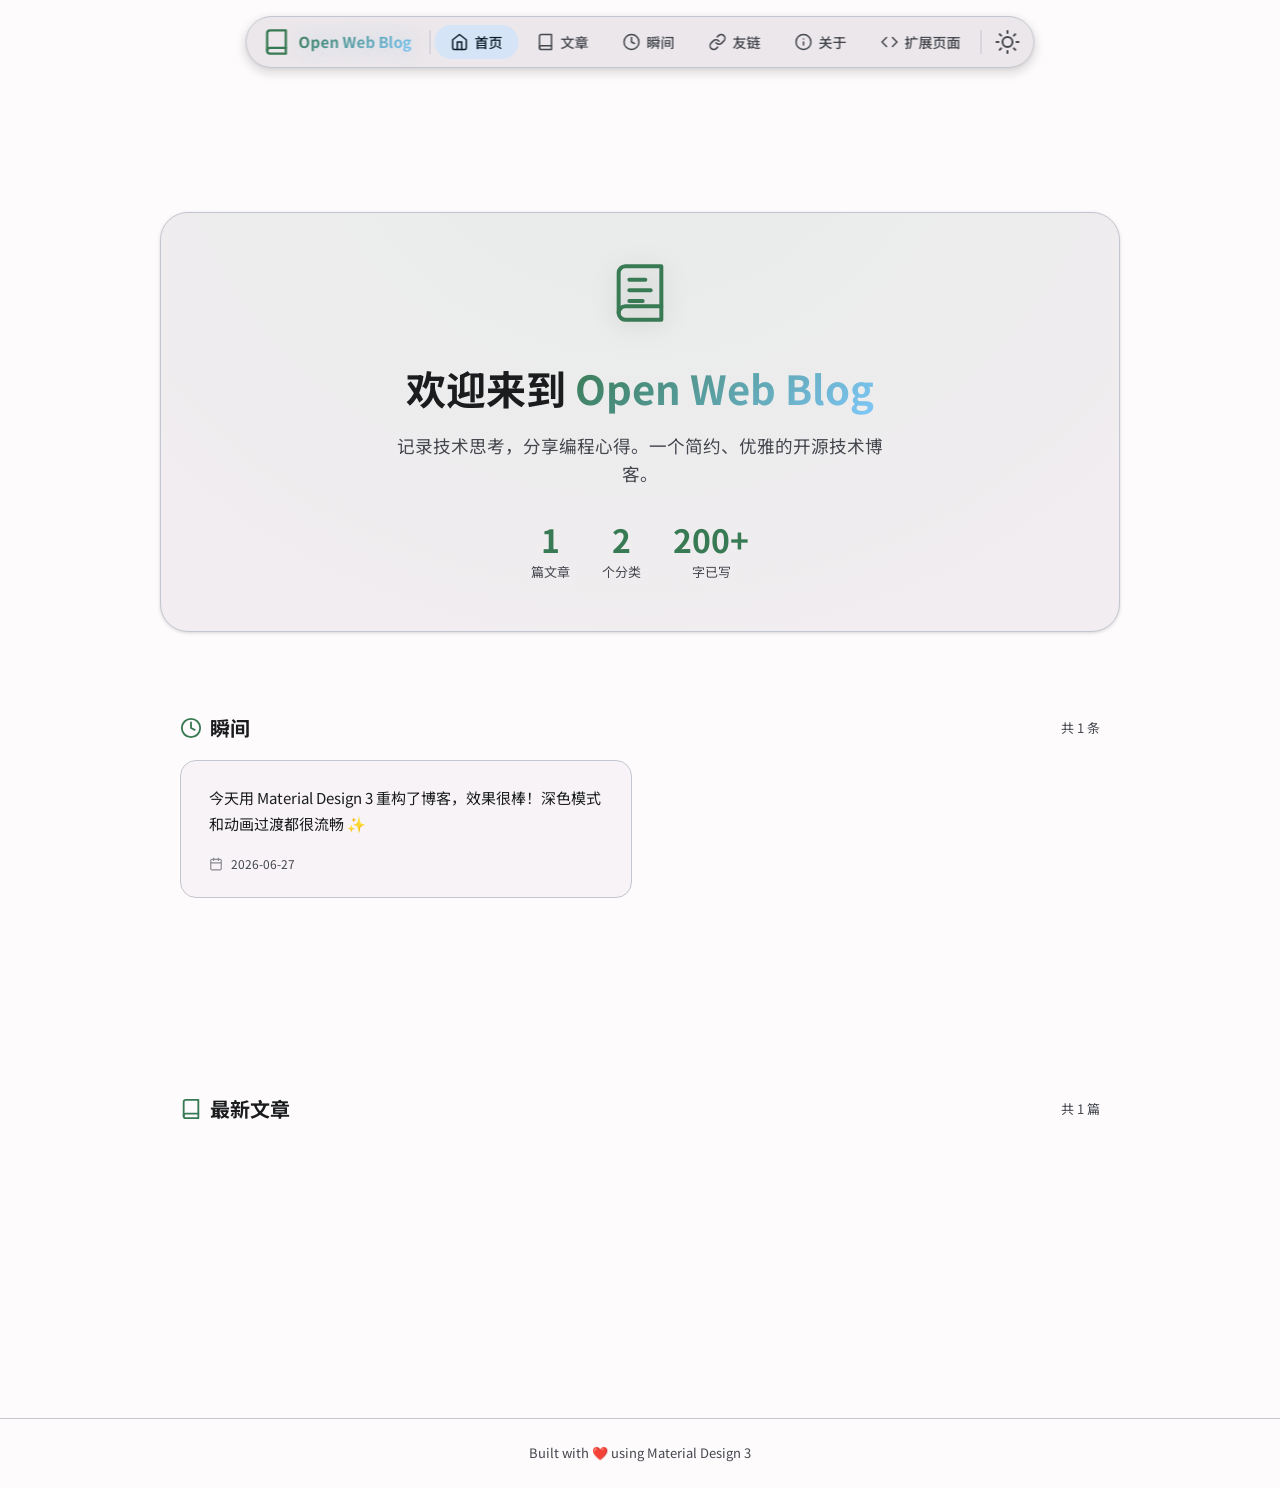
<file: index.html>
<!DOCTYPE html>
<html lang="zh-Hans">
<head>
  <meta charset="UTF-8">
  <meta name="viewport" content="width=device-width, initial-scale=1.0">
  <meta http-equiv="refresh" content="0;url=main/index.html">
  <title>Open Web Blog</title>
  <style>
    * { margin: 0; padding: 0; box-sizing: border-box; }
    body {
      font-family: 'Noto Sans SC', -apple-system, BlinkMacSystemFont, "PingFang SC", sans-serif;
      background: #121212;
      color: #E4E2DF;
      height: 100vh;
      display: flex;
      align-items: center;
      justify-content: center;
    }
    .box {
      text-align: center;
    }
    .box h1 {
      font-size: 2rem;
      font-weight: 700;
      margin-bottom: 12px;
      background: linear-gradient(135deg, #7FC8F8, #4AA26F);
      -webkit-background-clip: text;
      -webkit-text-fill-color: transparent;
      background-clip: text;
    }
    .box p {
      color: #C8C5C2;
      margin-bottom: 16px;
    }
    .box a {
      color: #7FC8F8;
      text-decoration: none;
      font-weight: 500;
    }
    .box a:hover {
      text-decoration: underline;
    }
  </style>
  <link href="https://fonts.loli.net/css2?family=Noto+Sans+SC:wght@400;500;700&display=swap" rel="stylesheet">
</head>
<body>
  <div class="box">
    <h1>Open Web Blog</h1>
    <p>正在前往 Open Web Blog 主页…</p>
    <a href="main/index.html">如果没有自动跳转，请点击这里</a>
  </div>
</body>
</html>
</file>
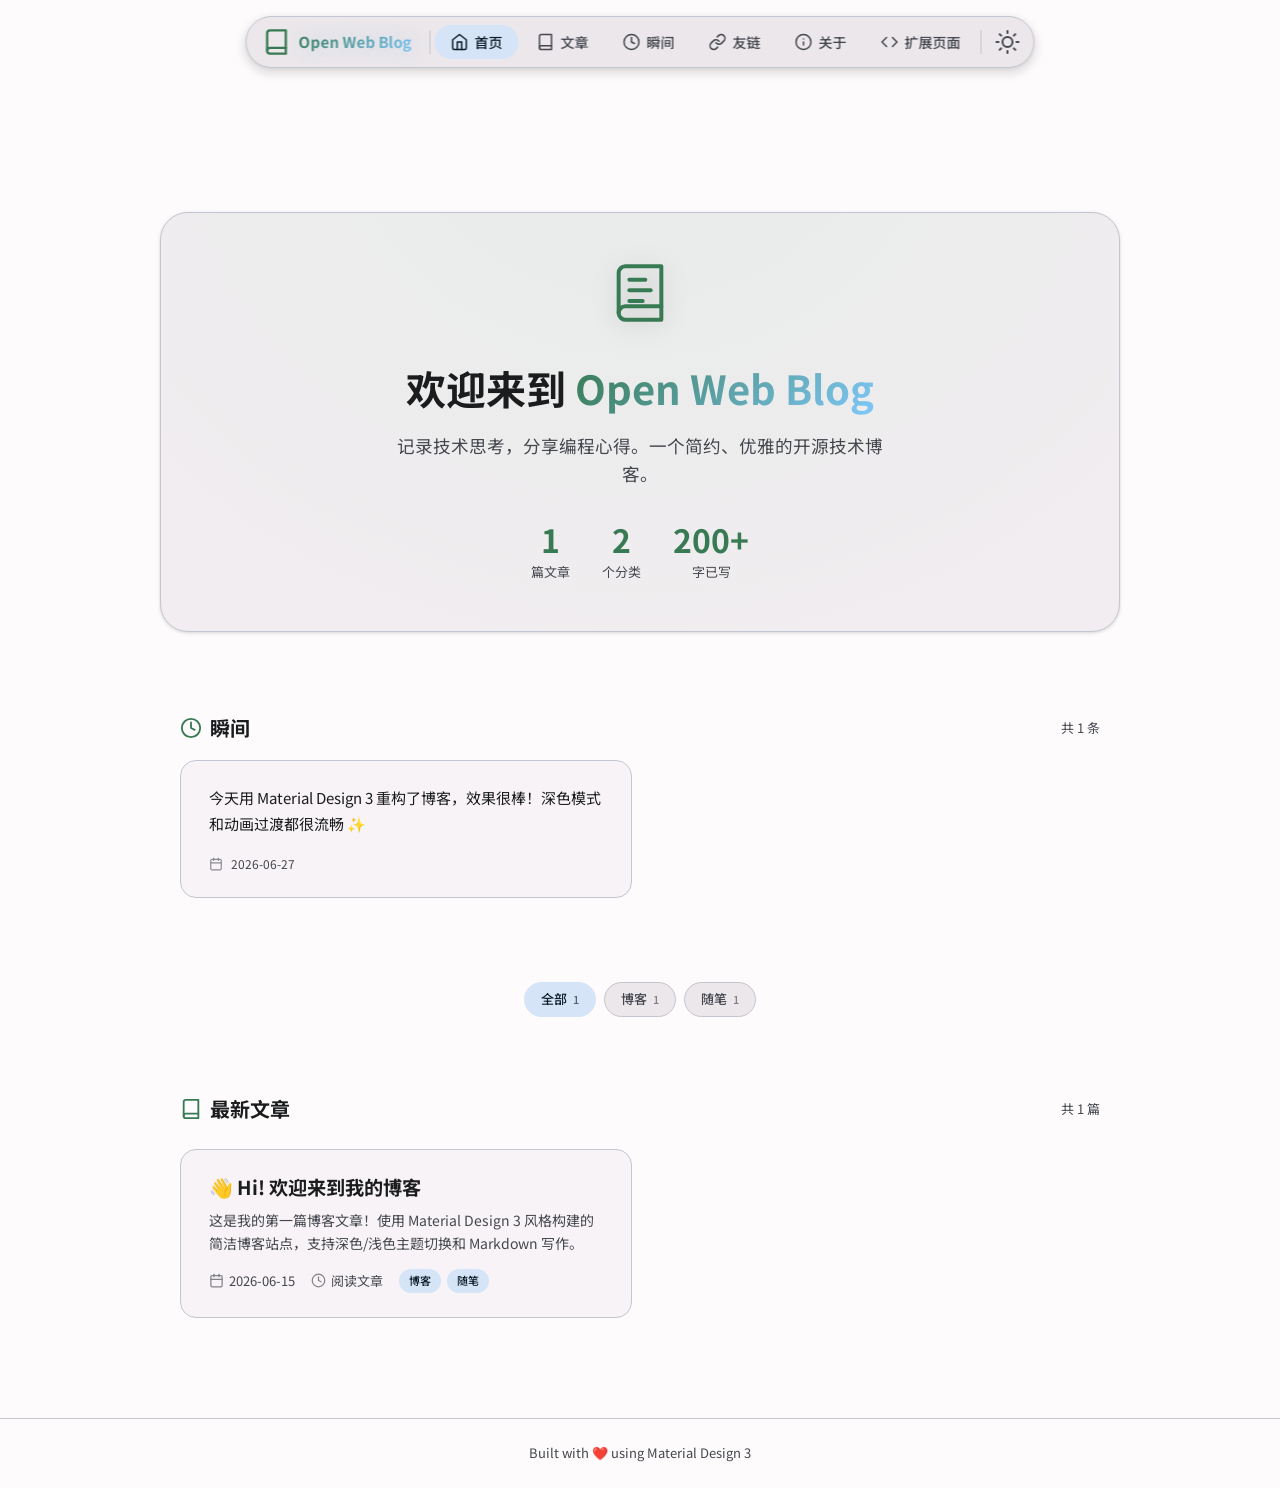
<file: main/index.html>
<!DOCTYPE html>
<html lang="zh-Hans" data-theme="dark">
<head>
  <meta charset="UTF-8">
  <meta name="viewport" content="width=device-width, initial-scale=1.0">
  <title>Open Web Blog - 首页</title>
  <meta name="description" content="一个简洁的 Material Design 3 风格博客站点">

  <link rel="preconnect" href="https://fonts.loli.net">
  <link rel="preconnect" href="https://gstatic.loli.net" crossorigin>

  <link href="https://fonts.loli.net/css2?family=Noto+Sans+SC:wght@300;400;500;700&family=JetBrains+Mono:wght@400;500&display=swap" rel="stylesheet">

  <link rel="stylesheet" href="css/theme.css">
  <link rel="stylesheet" href="css/layout.css">
  <link rel="stylesheet" href="css/components.css">
  <link rel="stylesheet" href="css/home.css">
  <link rel="stylesheet" href="css/nav.css">
  <link rel="stylesheet" href="css/transitions.css">
  <link rel="stylesheet" href="css/moments.css">
</head>
<body class="has-floating-nav">

  <!-- Floating Nav Bar -->
  <nav class="floating-nav" id="floatingNav">
    <a href="index.html" class="floating-nav__brand">
      <span class="floating-nav__brand-icon">
        <svg viewBox="0 0 24 24" width="28" height="28" fill="none" stroke="var(--md-sys-color-primary)" stroke-width="2" stroke-linecap="round" stroke-linejoin="round">
          <path d="M4 19.5A2.5 2.5 0 0 1 6.5 17H20"/><path d="M6.5 2H20v20H6.5A2.5 2.5 0 0 1 4 19.5v-15A2.5 2.5 0 0 1 6.5 2z"/>
        </svg>
      </span>
      <span class="floating-nav__brand-name">Open Web Blog</span>
    </a>
    <span class="floating-nav__divider"></span>
    <div class="floating-nav__links">
      <span class="nav-slider"></span>
      <a href="index.html" class="floating-nav__link active">
        <svg viewBox="0 0 24 24" width="18" height="18" fill="none" stroke="currentColor" stroke-width="2" stroke-linecap="round" stroke-linejoin="round"><path d="M3 9l9-7 9 7v11a2 2 0 0 1-2 2H5a2 2 0 0 1-2-2z"/><polyline points="9 22 9 12 15 12 15 22"/></svg>
        首页
      </a>
      <a href="page.html" class="floating-nav__link">
        <svg viewBox="0 0 24 24" width="18" height="18" fill="none" stroke="currentColor" stroke-width="2" stroke-linecap="round" stroke-linejoin="round"><path d="M4 19.5A2.5 2.5 0 0 1 6.5 17H20"/><path d="M6.5 2H20v20H6.5A2.5 2.5 0 0 1 4 19.5v-15A2.5 2.5 0 0 1 6.5 2z"/></svg>
        文章
      </a>
      <a href="moment.html" class="floating-nav__link">
        <svg viewBox="0 0 24 24" width="18" height="18" fill="none" stroke="currentColor" stroke-width="2" stroke-linecap="round" stroke-linejoin="round"><circle cx="12" cy="12" r="10"/><polyline points="12 6 12 12 16 14"/></svg>
        瞬间
      </a>
      <a href="link.html" class="floating-nav__link">
        <svg viewBox="0 0 24 24" width="18" height="18" fill="none" stroke="currentColor" stroke-width="2" stroke-linecap="round" stroke-linejoin="round"><path d="M10 13a5 5 0 0 0 7.54.54l3-3a5 5 0 0 0-7.07-7.07l-1.72 1.71"/><path d="M14 11a5 5 0 0 0-7.54-.54l-3 3a5 5 0 0 0 7.07 7.07l1.71-1.71"/></svg>
        友链
      </a>
      <a href="about.html" class="floating-nav__link">
        <svg viewBox="0 0 24 24" width="18" height="18" fill="none" stroke="currentColor" stroke-width="2" stroke-linecap="round" stroke-linejoin="round"><circle cx="12" cy="12" r="10"/><line x1="12" y1="16" x2="12" y2="12"/><line x1="12" y1="8" x2="12.01" y2="8"/></svg>
        关于
      </a>
    </div>
    <span class="floating-nav__divider"></span>
    <div class="floating-nav__end">
      <button class="icon-button" id="themeToggle" aria-label="切换主题">
        <svg viewBox="0 0 24 24" width="24" height="24" id="themeIcon" fill="none" stroke="currentColor" stroke-width="2" stroke-linecap="round" stroke-linejoin="round"><path d="M21 12.79A9 9 0 1 1 11.21 3 7 7 0 0 0 21 12.79z"/></svg>
      </button>
    </div>
  </nav>

  <!-- Main Content -->
  <main class="main-content main-content--full">
    <div class="content-wrapper" id="homeView">
      <!-- Hero Section -->
      <section class="blog-hero">
        <div class="blog-hero__icon">
          <svg viewBox="0 0 24 24" width="64" height="64" fill="none" stroke="var(--md-sys-color-primary)" stroke-width="1.5" stroke-linecap="round" stroke-linejoin="round">
            <path d="M4 19.5A2.5 2.5 0 0 1 6.5 17H20"/><path d="M6.5 2H20v20H6.5A2.5 2.5 0 0 1 4 19.5v-15A2.5 2.5 0 0 1 6.5 2z"/><path d="M8 7h6"/><path d="M8 11h8"/><path d="M8 15h5"/>
          </svg>
        </div>
        <h1 class="blog-hero__title">
          欢迎来到 <span class="gradient-text">Open Web Blog</span>
        </h1>
        <p class="blog-hero__subtitle">
          记录技术思考，分享编程心得。一个简约、优雅的开源技术博客。
        </p>
        <div class="blog-hero__stats" id="heroStats">
          <div class="hero-stat"><div class="hero-stat__number" id="postCount">0</div><div class="hero-stat__label">篇文章</div></div>
          <div class="hero-stat"><div class="hero-stat__number" id="tagCount">0</div><div class="hero-stat__label">个分类</div></div>
          <div class="hero-stat"><div class="hero-stat__number" id="totalWords">0</div><div class="hero-stat__label">字已写</div></div>
        </div>
      </section>

      <!-- Moments Timeline -->
      <section class="moments-section" id="momentsSection" style="display:none;">
        <div class="moments-section__header">
          <h2 class="moments-section__title">
            <svg viewBox="0 0 24 24" width="22" height="22" fill="none" stroke="currentColor" stroke-width="2" stroke-linecap="round" stroke-linejoin="round"><circle cx="12" cy="12" r="10"/><polyline points="12 6 12 12 16 14"/></svg>
            <span>瞬间</span>
          </h2>
          <span class="moments-section__count" id="momentsCount">共 0 条</span>
        </div>
        <p class="moments-section__desc" id="momentsDesc">左右滑动查看更多瞬间</p>
        <div class="moments-wrapper" id="momentsWrapper">
          <!-- Dynamic from moments.js -->
        </div>
      </section>

      <!-- Tag Filter -->
      <section class="tag-filter-section">
        <div class="tag-filter-wrapper" id="tagFilterList">
          <!-- Dynamic -->
        </div>
      </section>

      <!-- Posts -->
      <section class="blog-posts-section">
        <div class="blog-posts-section__header">
          <h2 class="blog-posts-section__title">
            <svg viewBox="0 0 24 24" width="22" height="22" fill="none" stroke="currentColor" stroke-width="2" stroke-linecap="round" stroke-linejoin="round"><path d="M4 19.5A2.5 2.5 0 0 1 6.5 17H20"/><path d="M6.5 2H20v20H6.5A2.5 2.5 0 0 1 4 19.5v-15A2.5 2.5 0 0 1 6.5 2z"/></svg>
            <span id="sectionTitleText">最新文章</span>
          </h2>
          <span class="blog-posts-section__count" id="filteredCount"></span>
        </div>
        <div class="post-list" id="postList">
          <!-- Dynamic -->
        </div>
      </section>

    </div>

    <footer class="blog-footer">
      <p>Built with ❤️ using Material Design 3</p>
    </footer>
  </main>

  <button class="fab" id="scrollTop" aria-label="回到顶部">
    <svg viewBox="0 0 24 24" width="24" height="24" fill="none" stroke="currentColor" stroke-width="2" stroke-linecap="round" stroke-linejoin="round"><line x1="12" y1="19" x2="12" y2="5"/><polyline points="5 12 12 5 19 12"/></svg>
  </button>

  <script src="js/transitions.js"></script>
  <script src="js/extensions.js"></script>
  <script src="js/moments.js"></script>
  <script src="js/lightbox.js"></script>
  <script src="js/app.js"></script>
</body>
</html>
</file>
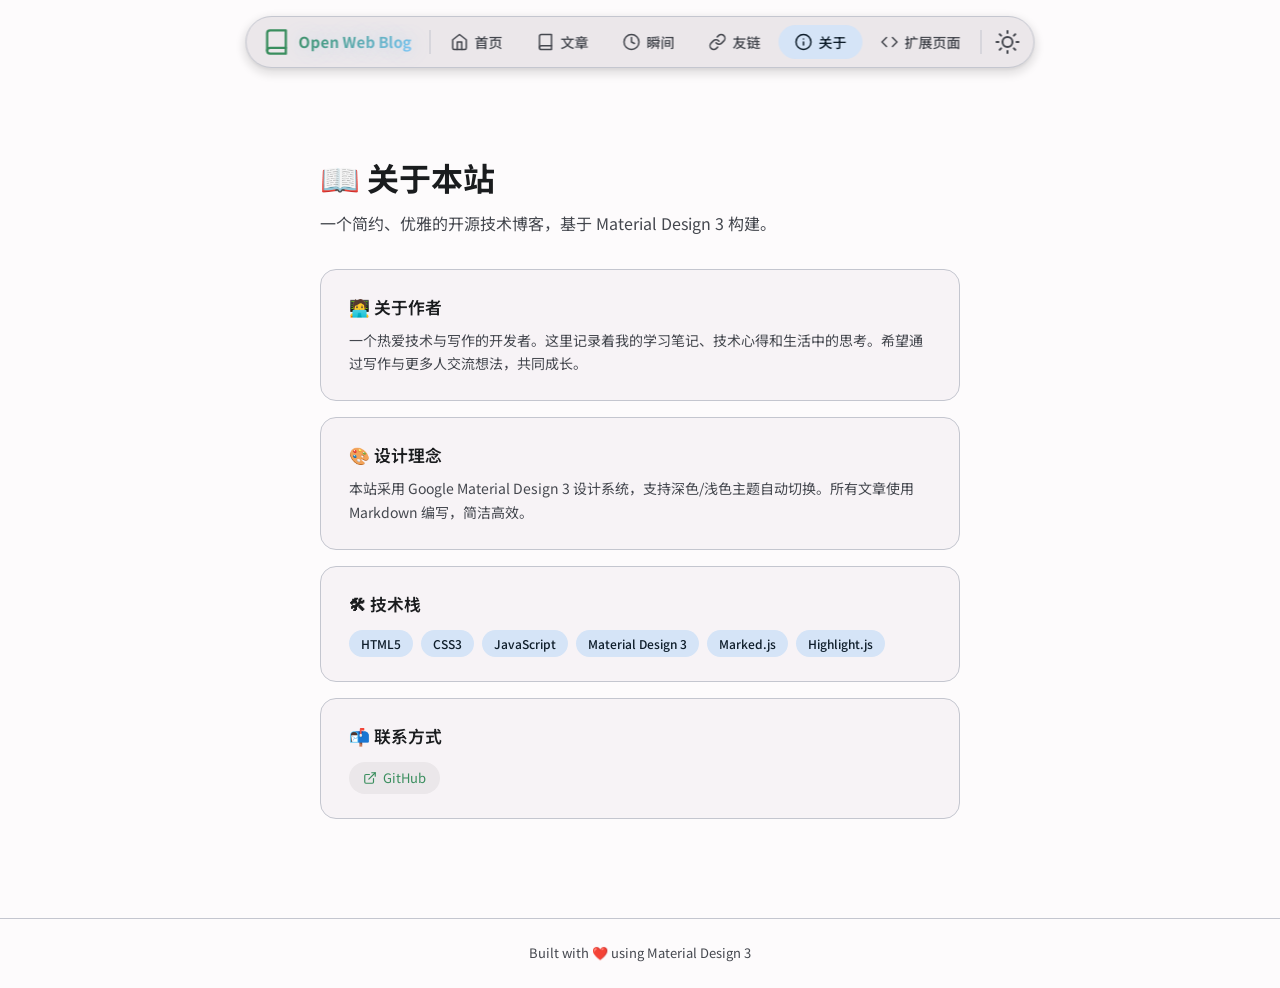
<file: main/about.html>
<!DOCTYPE html>
<html lang="zh-Hans" data-theme="dark">
<head>
  <meta charset="UTF-8">
  <meta name="viewport" content="width=device-width, initial-scale=1.0">
  <title>Open Web Blog - 关于</title>
  <meta name="description" content="关于本站">

  <link rel="preconnect" href="https://fonts.loli.net">
  <link rel="preconnect" href="https://gstatic.loli.net" crossorigin>

  <link href="https://fonts.loli.net/css2?family=Noto+Sans+SC:wght@300;400;500;700&family=JetBrains+Mono:wght@400;500&display=swap" rel="stylesheet">

  <link rel="stylesheet" href="css/theme.css">
  <link rel="stylesheet" href="css/layout.css">
  <link rel="stylesheet" href="css/components.css">
  <link rel="stylesheet" href="css/home.css">
  <link rel="stylesheet" href="css/nav.css">
  <link rel="stylesheet" href="css/transitions.css">

  <style>
    .page-container { max-width: 680px; margin: 0 auto; padding: 0 20px; }
    .page-title { font-size: 2rem; font-weight: 700; margin-bottom: 8px; color: var(--md-sys-color-on-surface); }
    .page-desc { color: var(--md-sys-color-on-surface-variant); margin-bottom: 32px; line-height: 1.6; }
    .about-card {
      padding: 24px 28px; border-radius: var(--md-sys-shape-large);
      background-color: var(--md-sys-color-surface-container-low);
      border: 1px solid var(--md-sys-color-outline-variant); margin-bottom: 16px;
    }
    .about-card h3 { font-size: 1.05rem; font-weight: 600; margin-bottom: 8px; color: var(--md-sys-color-on-surface); }
    .about-card p { font-size: 14px; color: var(--md-sys-color-on-surface-variant); line-height: 1.7; }
    .tech-tags { display: flex; flex-wrap: wrap; gap: 8px; margin-top: 12px; }
    .tech-tag {
      padding: 4px 12px; border-radius: var(--md-sys-shape-full);
      background-color: var(--md-sys-color-secondary-container); color: var(--md-sys-color-on-secondary-container);
      font-size: 12px; font-weight: 500;
    }
  </style>
</head>
<body class="has-floating-nav">

  <nav class="floating-nav" id="floatingNav">
    <a href="index.html" class="floating-nav__brand">
      <span class="floating-nav__brand-icon">
        <svg viewBox="0 0 24 24" width="28" height="28" fill="none" stroke="var(--md-sys-color-primary)" stroke-width="2" stroke-linecap="round" stroke-linejoin="round">
          <path d="M4 19.5A2.5 2.5 0 0 1 6.5 17H20"/><path d="M6.5 2H20v20H6.5A2.5 2.5 0 0 1 4 19.5v-15A2.5 2.5 0 0 1 6.5 2z"/>
        </svg>
      </span>
      <span class="floating-nav__brand-name">Open Web Blog</span>
    </a>
    <span class="floating-nav__divider"></span>
    <div class="floating-nav__links">
      <span class="nav-slider"></span>
      <a href="index.html" class="floating-nav__link">
        <svg viewBox="0 0 24 24" width="18" height="18" fill="none" stroke="currentColor" stroke-width="2" stroke-linecap="round" stroke-linejoin="round"><path d="M3 9l9-7 9 7v11a2 2 0 0 1-2 2H5a2 2 0 0 1-2-2z"/><polyline points="9 22 9 12 15 12 15 22"/></svg>
        首页
      </a>
      <a href="page.html" class="floating-nav__link">
        <svg viewBox="0 0 24 24" width="18" height="18" fill="none" stroke="currentColor" stroke-width="2" stroke-linecap="round" stroke-linejoin="round"><path d="M4 19.5A2.5 2.5 0 0 1 6.5 17H20"/><path d="M6.5 2H20v20H6.5A2.5 2.5 0 0 1 4 19.5v-15A2.5 2.5 0 0 1 6.5 2z"/></svg>
        文章
      </a>
      <a href="moment.html" class="floating-nav__link">
        <svg viewBox="0 0 24 24" width="18" height="18" fill="none" stroke="currentColor" stroke-width="2" stroke-linecap="round" stroke-linejoin="round"><circle cx="12" cy="12" r="10"/><polyline points="12 6 12 12 16 14"/></svg>
        瞬间
      </a>
      <a href="link.html" class="floating-nav__link">
        <svg viewBox="0 0 24 24" width="18" height="18" fill="none" stroke="currentColor" stroke-width="2" stroke-linecap="round" stroke-linejoin="round"><path d="M10 13a5 5 0 0 0 7.54.54l3-3a5 5 0 0 0-7.07-7.07l-1.72 1.71"/><path d="M14 11a5 5 0 0 0-7.54-.54l-3 3a5 5 0 0 0 7.07 7.07l1.71-1.71"/></svg>
        友链
      </a>
      <a href="about.html" class="floating-nav__link active">
        <svg viewBox="0 0 24 24" width="18" height="18" fill="none" stroke="currentColor" stroke-width="2" stroke-linecap="round" stroke-linejoin="round"><circle cx="12" cy="12" r="10"/><line x1="12" y1="16" x2="12" y2="12"/><line x1="12" y1="8" x2="12.01" y2="8"/></svg>
        关于
      </a>
    </div>
    <span class="floating-nav__divider"></span>
    <div class="floating-nav__end">
      <button class="icon-button" id="themeToggle" aria-label="切换主题">
        <svg viewBox="0 0 24 24" width="24" height="24" id="themeIcon" fill="none" stroke="currentColor" stroke-width="2" stroke-linecap="round" stroke-linejoin="round"><path d="M21 12.79A9 9 0 1 1 11.21 3 7 7 0 0 0 21 12.79z"/></svg>
      </button>
    </div>
  </nav>

  <main class="main-content main-content--full">
    <div class="page-container" id="aboutContent">
      <h1 class="page-title">📖 关于本站</h1>
      <p class="page-desc" id="aboutDesc">加载中...</p>
      <div id="aboutCards">
        <!-- Dynamically populated from config.json -->
      </div>
    </div>

    <footer class="blog-footer">
      <p>Built with ❤️ using Material Design 3</p>
    </footer>
  </main>

  <script src="js/transitions.js"></script>
  <script src="js/extensions.js"></script>
  <script src="js/lightbox.js"></script>
  <script>
    (function() {
      const themeToggle = document.getElementById('themeToggle');
      const themeIcon = document.getElementById('themeIcon');
      function getPreferredTheme() {
        const stored = localStorage.getItem('owb-theme');
        if (stored) return stored;
        return window.matchMedia('(prefers-color-scheme: dark)').matches ? 'dark' : 'light';
      }
      function setTheme(theme) {
        document.documentElement.setAttribute('data-theme', theme);
        localStorage.setItem('owb-theme', theme);
        const isDark = theme === 'dark';
        if (themeIcon) themeIcon.innerHTML = isDark
          ? '<path d="M21 12.79A9 9 0 1 1 11.21 3 7 7 0 0 0 21 12.79z"/>'
          : '<circle cx="12" cy="12" r="5"/><line x1="12" y1="1" x2="12" y2="3"/><line x1="12" y1="21" x2="12" y2="23"/><line x1="4.22" y1="4.22" x2="5.64" y2="5.64"/><line x1="18.36" y1="18.36" x2="19.78" y2="19.78"/><line x1="1" y1="12" x2="3" y2="12"/><line x1="21" y1="12" x2="23" y2="12"/><line x1="4.22" y1="19.78" x2="5.64" y2="18.36"/><line x1="18.36" y1="5.64" x2="19.78" y2="4.22"/>';
      }
      setTheme(getPreferredTheme());
      themeToggle.addEventListener('click', () => {
        const html = document.documentElement;
        html.classList.add('transitioning');
        setTheme(html.getAttribute('data-theme') === 'dark' ? 'light' : 'dark');
        setTimeout(() => html.classList.remove('transitioning'), 300);
      });
    })();
  </script>
  <script>
    (function() {
      // Load about content from config.json
      fetch('config.json').then(r => r.json()).then(cfg => {
        const about = cfg.about;
        if (!about) {
          document.getElementById('aboutDesc').textContent = '一个简约、优雅的开源技术博客，基于 Material Design 3 构建。';
          return;
        }
        // Description
        if (about.description) {
          document.getElementById('aboutDesc').textContent = about.description;
        }
        // Cards
        const cardsContainer = document.getElementById('aboutCards');
        if (!about.sections || !about.sections.length) {
          cardsContainer.innerHTML = '<div class="about-card"><h3>关于</h3><p>暂无更多信息。</p></div>';
          return;
        }
        cardsContainer.innerHTML = about.sections.map(section => {
          let bodyHtml = '';
          if (section.text) {
            bodyHtml = `<p>${section.text}</p>`;
          }
          if (section.tags && section.tags.length) {
            bodyHtml += '<div class="tech-tags">' + section.tags.map(t => `<span class="tech-tag">${t}</span>`).join('') + '</div>';
          }
          if (section.links && section.links.length) {
            bodyHtml += '<div style="display:flex;flex-wrap:wrap;gap:8px;margin-top:12px">' +
              section.links.map(l => `<a href="${l.url}" target="_blank" rel="noopener" style="display:inline-flex;align-items:center;gap:6px;padding:6px 14px;border-radius:9999px;background:var(--md-sys-color-surface-container-high);color:var(--md-sys-color-primary);font-size:13px;text-decoration:none;transition:all 0.2s" onmouseover="this.style.background='var(--md-sys-color-primary-container)'" onmouseout="this.style.background='var(--md-sys-color-surface-container-high)'">
                <svg viewBox="0 0 24 24" width="14" height="14" fill="none" stroke="currentColor" stroke-width="2" stroke-linecap="round" stroke-linejoin="round"><path d="M18 13v6a2 2 0 0 1-2 2H5a2 2 0 0 1-2-2V8a2 2 0 0 1 2-2h6"/><polyline points="15 3 21 3 21 9"/><line x1="10" y1="14" x2="21" y2="3"/></svg>
                ${l.label}
              </a>`).join('') + '</div>';
          }
          return `<div class="about-card">
            <h3>${section.title}</h3>
            ${bodyHtml}
          </div>`;
        }).join('');
      }).catch(() => {
        document.getElementById('aboutDesc').textContent = '一个简约、优雅的开源技术博客。';
      });
    })();
  </script>
</body>
</html>
</file>
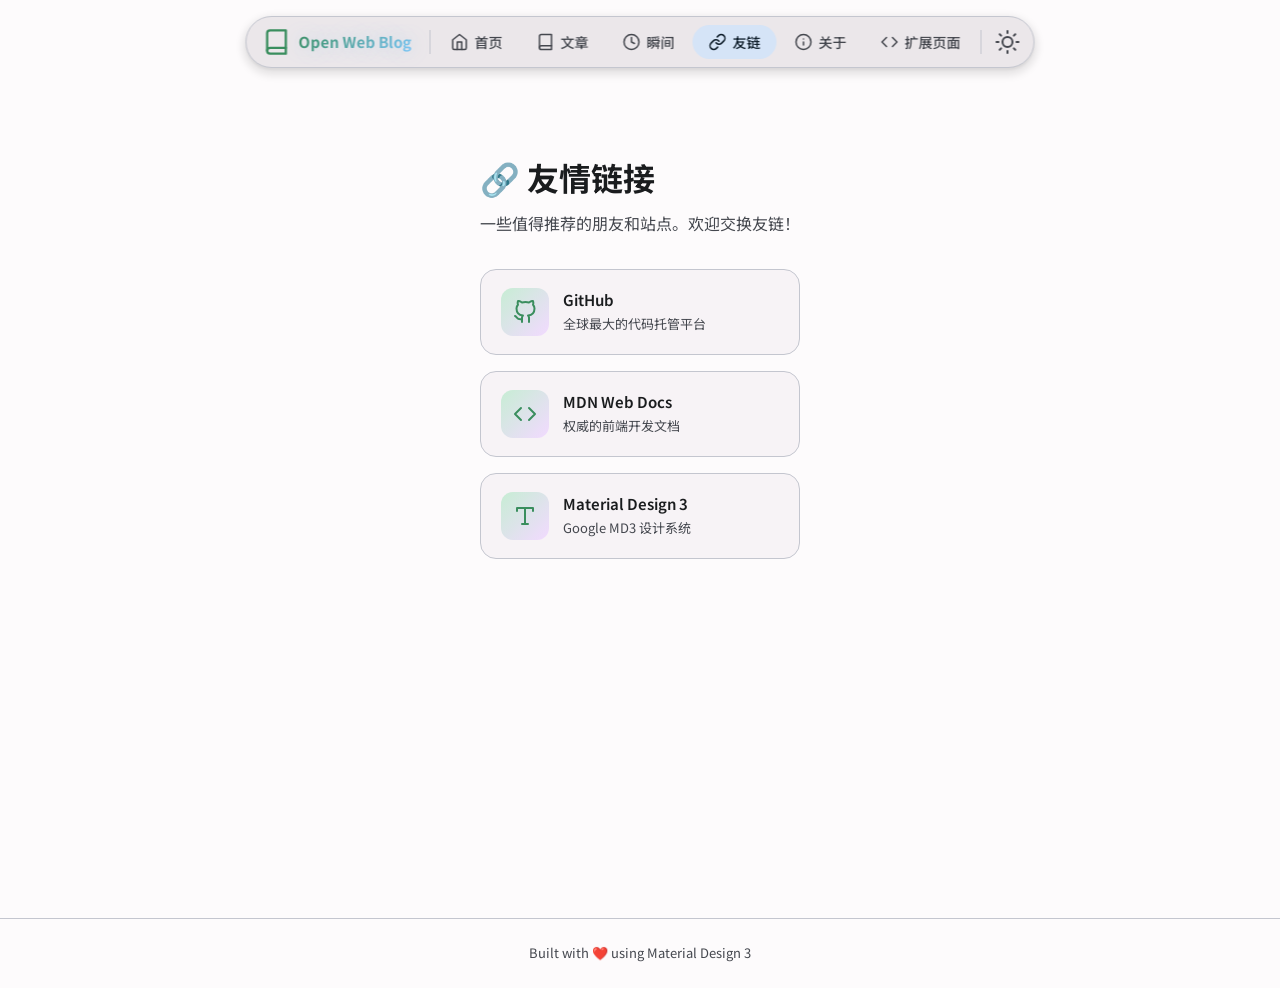
<file: main/link.html>
<!DOCTYPE html>
<html lang="zh-Hans" data-theme="dark">
<head>
  <meta charset="UTF-8">
  <meta name="viewport" content="width=device-width, initial-scale=1.0">
  <title>Open Web Blog - 友链</title>
  <meta name="description" content="友情链接">

  <link rel="preconnect" href="https://fonts.loli.net">
  <link rel="preconnect" href="https://gstatic.loli.net" crossorigin>

  <link href="https://fonts.loli.net/css2?family=Noto+Sans+SC:wght@300;400;500;700&family=JetBrains+Mono:wght@400;500&display=swap" rel="stylesheet">

  <link rel="stylesheet" href="css/theme.css">
  <link rel="stylesheet" href="css/layout.css">
  <link rel="stylesheet" href="css/components.css">
  <link rel="stylesheet" href="css/home.css">
  <link rel="stylesheet" href="css/nav.css">
  <link rel="stylesheet" href="css/transitions.css">

  <style>
    .page-container { max-width: 800px; margin: 0 auto; padding: 0 20px 60px; }
    .page-title { font-size: 2rem; font-weight: 700; margin-bottom: 8px; color: var(--md-sys-color-on-surface); }
    .page-desc { color: var(--md-sys-color-on-surface-variant); margin-bottom: 32px; line-height: 1.6; }
    .link-grid { display: grid; grid-template-columns: repeat(auto-fill, minmax(240px, 1fr)); gap: 16px; }
    .link-card {
      display: flex; align-items: center; gap: 14px; padding: 18px 20px;
      border-radius: var(--md-sys-shape-large); background-color: var(--md-sys-color-surface-container-low);
      border: 1px solid var(--md-sys-color-outline-variant); text-decoration: none;
      transition: all 0.2s ease;
    }
    .link-card:hover { background-color: var(--md-sys-color-surface-container); border-color: var(--md-sys-color-primary); transform: translateY(-2px); box-shadow: var(--md-sys-elevation-2); text-decoration: none; }
    .link-card__avatar {
      width: 48px; height: 48px; border-radius: var(--md-sys-shape-medium);
      background: linear-gradient(135deg, var(--md-sys-color-primary-container), var(--md-sys-color-tertiary-container));
      display: flex; align-items: center; justify-content: center; flex-shrink: 0;
    }
    .link-card__avatar svg { width: 24px; height: 24px; color: var(--md-sys-color-primary); }
    .link-card__info { min-width: 0; }
    .link-card__name { font-size: 15px; font-weight: 600; color: var(--md-sys-color-on-surface); }
    .link-card__desc { font-size: 13px; color: var(--md-sys-color-on-surface-variant); margin-top: 2px; overflow: hidden; text-overflow: ellipsis; white-space: nowrap; }

    @media (max-width: 768px) {
      .link-grid { grid-template-columns: 1fr; }
    }
  </style>
</head>
<body class="has-floating-nav">

  <nav class="floating-nav" id="floatingNav">
    <a href="index.html" class="floating-nav__brand">
      <span class="floating-nav__brand-icon">
        <svg viewBox="0 0 24 24" width="28" height="28" fill="none" stroke="var(--md-sys-color-primary)" stroke-width="2" stroke-linecap="round" stroke-linejoin="round">
          <path d="M4 19.5A2.5 2.5 0 0 1 6.5 17H20"/><path d="M6.5 2H20v20H6.5A2.5 2.5 0 0 1 4 19.5v-15A2.5 2.5 0 0 1 6.5 2z"/>
        </svg>
      </span>
      <span class="floating-nav__brand-name">Open Web Blog</span>
    </a>
    <span class="floating-nav__divider"></span>
    <div class="floating-nav__links">
      <span class="nav-slider"></span>
      <a href="index.html" class="floating-nav__link">
        <svg viewBox="0 0 24 24" width="18" height="18" fill="none" stroke="currentColor" stroke-width="2" stroke-linecap="round" stroke-linejoin="round"><path d="M3 9l9-7 9 7v11a2 2 0 0 1-2 2H5a2 2 0 0 1-2-2z"/><polyline points="9 22 9 12 15 12 15 22"/></svg>
        首页
      </a>
      <a href="page.html" class="floating-nav__link">
        <svg viewBox="0 0 24 24" width="18" height="18" fill="none" stroke="currentColor" stroke-width="2" stroke-linecap="round" stroke-linejoin="round"><path d="M4 19.5A2.5 2.5 0 0 1 6.5 17H20"/><path d="M6.5 2H20v20H6.5A2.5 2.5 0 0 1 4 19.5v-15A2.5 2.5 0 0 1 6.5 2z"/></svg>
        文章
      </a>
      <a href="moment.html" class="floating-nav__link">
        <svg viewBox="0 0 24 24" width="18" height="18" fill="none" stroke="currentColor" stroke-width="2" stroke-linecap="round" stroke-linejoin="round"><circle cx="12" cy="12" r="10"/><polyline points="12 6 12 12 16 14"/></svg>
        瞬间
      </a>
      <a href="link.html" class="floating-nav__link active">
        <svg viewBox="0 0 24 24" width="18" height="18" fill="none" stroke="currentColor" stroke-width="2" stroke-linecap="round" stroke-linejoin="round"><path d="M10 13a5 5 0 0 0 7.54.54l3-3a5 5 0 0 0-7.07-7.07l-1.72 1.71"/><path d="M14 11a5 5 0 0 0-7.54-.54l-3 3a5 5 0 0 0 7.07 7.07l1.71-1.71"/></svg>
        友链
      </a>
      <a href="about.html" class="floating-nav__link">
        <svg viewBox="0 0 24 24" width="18" height="18" fill="none" stroke="currentColor" stroke-width="2" stroke-linecap="round" stroke-linejoin="round"><circle cx="12" cy="12" r="10"/><line x1="12" y1="16" x2="12" y2="12"/><line x1="12" y1="8" x2="12.01" y2="8"/></svg>
        关于
      </a>
    </div>
    <span class="floating-nav__divider"></span>
    <div class="floating-nav__end">
      <button class="icon-button" id="themeToggle" aria-label="切换主题">
        <svg viewBox="0 0 24 24" width="24" height="24" id="themeIcon" fill="none" stroke="currentColor" stroke-width="2" stroke-linecap="round" stroke-linejoin="round"><path d="M21 12.79A9 9 0 1 1 11.21 3 7 7 0 0 0 21 12.79z"/></svg>
      </button>
    </div>
  </nav>

  <main class="main-content main-content--full">
    <div class="page-container">
      <h1 class="page-title" id="linksTitle">🔗 友情链接</h1>
      <p class="page-desc" id="linksDesc">加载中...</p>
      <div class="link-grid" id="linkGrid">
        <!-- Dynamically populated from config.json -->
      </div>
    </div>

    <footer class="blog-footer">
      <p>Built with ❤️ using Material Design 3</p>
    </footer>
  </main>

  <script src="js/transitions.js"></script>
  <script src="js/extensions.js"></script>
  <script src="js/lightbox.js"></script>
  <script>
    (function() {
      const themeToggle = document.getElementById('themeToggle');
      const themeIcon = document.getElementById('themeIcon');
      function getPreferredTheme() {
        const stored = localStorage.getItem('owb-theme');
        if (stored) return stored;
        return window.matchMedia('(prefers-color-scheme: dark)').matches ? 'dark' : 'light';
      }
      function setTheme(theme) {
        document.documentElement.setAttribute('data-theme', theme);
        localStorage.setItem('owb-theme', theme);
        const isDark = theme === 'dark';
        if (themeIcon) themeIcon.innerHTML = isDark
          ? '<path d="M21 12.79A9 9 0 1 1 11.21 3 7 7 0 0 0 21 12.79z"/>'
          : '<circle cx="12" cy="12" r="5"/><line x1="12" y1="1" x2="12" y2="3"/><line x1="12" y1="21" x2="12" y2="23"/><line x1="4.22" y1="4.22" x2="5.64" y2="5.64"/><line x1="18.36" y1="18.36" x2="19.78" y2="19.78"/><line x1="1" y1="12" x2="3" y2="12"/><line x1="21" y1="12" x2="23" y2="12"/><line x1="4.22" y1="19.78" x2="5.64" y2="18.36"/><line x1="18.36" y1="5.64" x2="19.78" y2="4.22"/>';
      }
      setTheme(getPreferredTheme());
      themeToggle.addEventListener('click', () => {
        const html = document.documentElement;
        html.classList.add('transitioning');
        setTheme(html.getAttribute('data-theme') === 'dark' ? 'light' : 'dark');
        setTimeout(() => html.classList.remove('transitioning'), 300);
      });
    })();
  </script>
  <script>
    (function() {
      const icons = {
        github: '<path d="M9 19c-5 1.5-5-2.5-7-3m14 6v-3.87a3.37 3.37 0 0 0-.94-2.61c3.14-.35 6.44-1.54 6.44-7A5.44 5.44 0 0 0 20 4.77 5.07 5.07 0 0 0 19.91 1S18.73.65 16 2.48a13.38 13.38 0 0 0-7 0C6.27.65 5.09 1 5.09 1A5.07 5.07 0 0 0 5 4.77a5.44 5.44 0 0 0-1.5 3.78c0 5.42 3.3 6.61 6.44 7A3.37 3.37 0 0 0 9 18.13V22"/>',
        code: '<polyline points="16 18 22 12 16 6"/><polyline points="8 6 2 12 8 18"/>',
        design: '<polyline points="4 7 4 4 20 4 20 7"/><line x1="9" y1="20" x2="15" y2="20"/><line x1="12" y1="4" x2="12" y2="20"/>',
        home: '<path d="M3 9l9-7 9 7v11a2 2 0 0 1-2 2H5a2 2 0 0 1-2-2z"/><polyline points="9 22 9 12 15 12 15 22"/>',
        book: '<path d="M4 19.5A2.5 2.5 0 0 1 6.5 17H20"/><path d="M6.5 2H20v20H6.5A2.5 2.5 0 0 1 4 19.5v-15A2.5 2.5 0 0 1 6.5 2z"/>',
        globe: '<circle cx="12" cy="12" r="10"/><line x1="2" y1="12" x2="22" y2="12"/><path d="M12 2a15.3 15.3 0 0 1 4 10 15.3 15.3 0 0 1-4 10 15.3 15.3 0 0 1-4-10 15.3 15.3 0 0 1 4-10z"/>'
      };
      fetch('config.json').then(r => r.json()).then(cfg => {
        const links = cfg.links;
        if (!links) return;
        if (links.title) document.getElementById('linksTitle').textContent = links.title;
        if (links.description) document.getElementById('linksDesc').textContent = links.description;
        const items = links.items || [];
        document.getElementById('linkGrid').innerHTML = items.map(item => `
          <a href="${item.url}" target="_blank" rel="noopener" class="link-card">
            <div class="link-card__avatar">
              <svg viewBox="0 0 24 24" fill="none" stroke="currentColor" stroke-width="2" stroke-linecap="round" stroke-linejoin="round">${icons[item.icon] || icons.globe}</svg>
            </div>
            <div class="link-card__info">
              <div class="link-card__name">${item.name}</div>
              <div class="link-card__desc">${item.desc || ''}</div>
            </div>
          </a>
        `).join('');
      }).catch(() => {});
    })();
  </script>
</body>
</html>
</file>
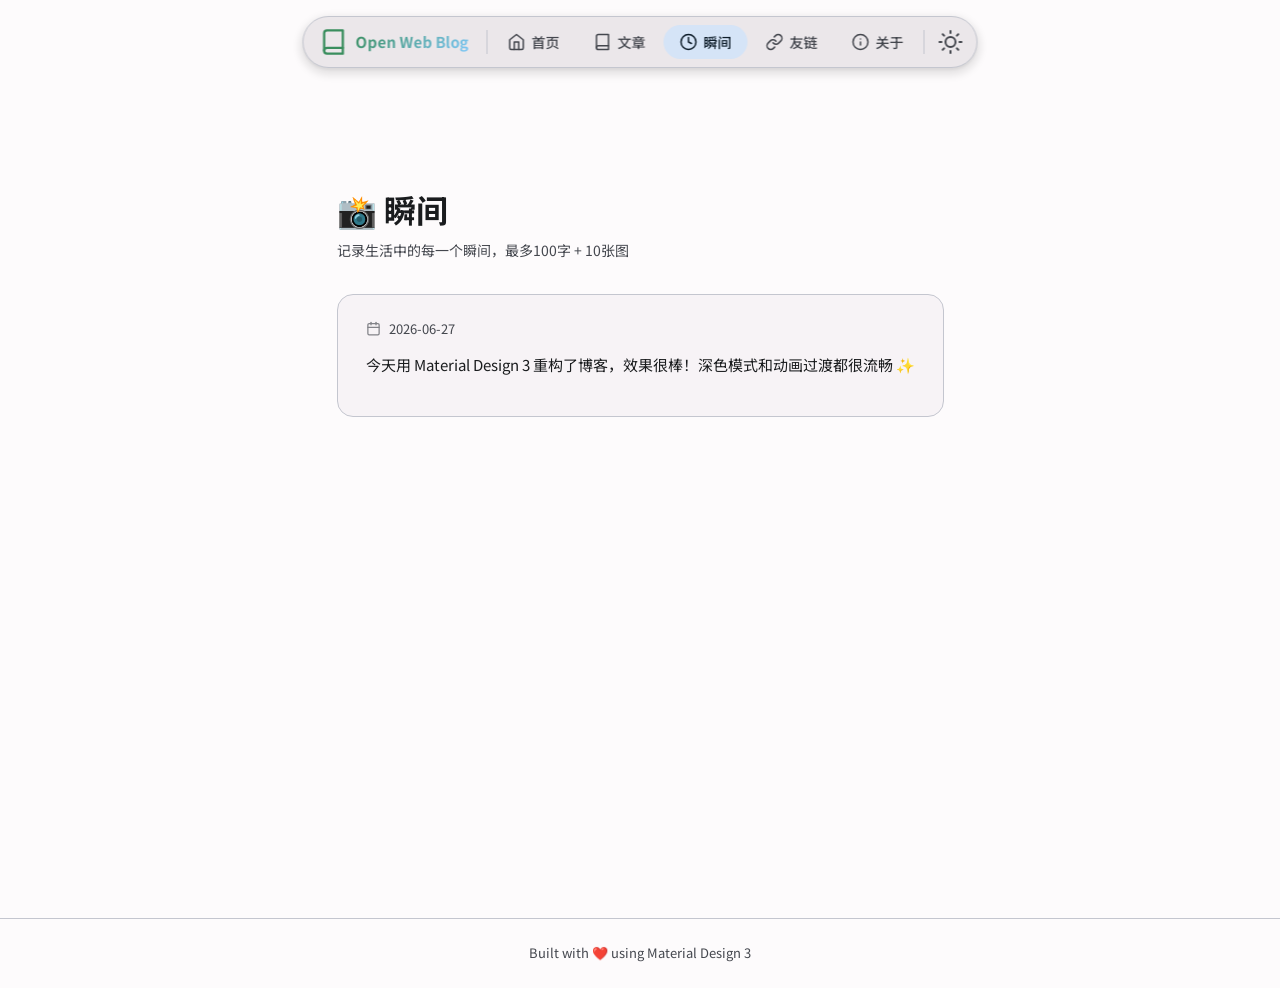
<file: main/moment.html>
<!DOCTYPE html>
<html lang="zh-Hans" data-theme="dark">
<head>
  <meta charset="UTF-8">
  <meta name="viewport" content="width=device-width, initial-scale=1.0">
  <title>Open Web Blog - 瞬间</title>
  <meta name="description" content="生活中的每一个瞬间">

  <link rel="preconnect" href="https://fonts.loli.net">
  <link rel="preconnect" href="https://gstatic.loli.net" crossorigin>

  <link href="https://fonts.loli.net/css2?family=Noto+Sans+SC:wght@300;400;500;700&family=JetBrains+Mono:wght@400;500&display=swap" rel="stylesheet">

  <link rel="stylesheet" href="css/theme.css">
  <link rel="stylesheet" href="css/layout.css">
  <link rel="stylesheet" href="css/components.css">
  <link rel="stylesheet" href="css/home.css">
  <link rel="stylesheet" href="css/nav.css">
  <link rel="stylesheet" href="css/transitions.css">
  <link rel="stylesheet" href="css/moments.css">

  <style>
    .moment-page-container {
      max-width: 680px;
      margin: 0 auto;
      padding: 32px 20px 60px;
    }

    .moment-page-title {
      font-size: 2rem;
      font-weight: 700;
      color: var(--md-sys-color-on-surface);
      margin-bottom: 4px;
    }

    .moment-page-desc {
      font-size: 14px;
      color: var(--md-sys-color-on-surface-variant);
      margin-bottom: 32px;
    }

    /* Vertical timeline card */
    .moment-item {
      padding: 24px 28px;
      border-radius: var(--md-sys-shape-large);
      background-color: var(--md-sys-color-surface-container-low);
      border: 1px solid var(--md-sys-color-outline-variant);
      margin-bottom: 16px;
      transition: all 0.2s ease;
      opacity: 1 !important;
      transform: none !important;
    }

    .moment-item:hover {
      background-color: var(--md-sys-color-surface-container);
      border-color: var(--md-sys-color-primary);
      box-shadow: var(--md-sys-elevation-1);
    }

    .moment-item__header {
      display: flex;
      align-items: center;
      gap: 8px;
      margin-bottom: 12px;
      font-size: 13px;
      color: var(--md-sys-color-on-surface-variant);
    }

    .moment-item__header svg {
      width: 15px;
      height: 15px;
      opacity: 0.65;
    }

    .moment-item__text {
      font-size: 15px;
      line-height: 1.8;
      color: var(--md-sys-color-on-surface);
      margin-bottom: 14px;
      word-break: break-word;
    }

    /* Image grid in timeline cards */
    .moment-item__images {
      display: grid;
      gap: 8px;
      margin-top: 12px;
    }

    .moment-item__images--1 { grid-template-columns: 1fr; }
    .moment-item__images--2 { grid-template-columns: 1fr 1fr; }
    .moment-item__images--3 { grid-template-columns: 1fr 1fr 1fr; }
    .moment-item__images--4 { grid-template-columns: 1fr 1fr; }
    .moment-item__images--many { grid-template-columns: repeat(3, 1fr); }

    .moment-item__img {
      width: 100%;
      height: auto;
      border-radius: var(--md-sys-shape-medium);
      display: block;
      min-height: 60px;
      background-color: var(--md-sys-color-surface-container-highest);
    }

    .moment-item__img-placeholder {
      width: 100%;
      aspect-ratio: 16 / 9;
      display: flex;
      align-items: center;
      justify-content: center;
      background-color: var(--md-sys-color-surface-container-highest);
      border-radius: var(--md-sys-shape-medium);
      color: var(--md-sys-color-on-surface-variant);
    }

    .moment-empty {
      text-align: center;
      padding: 80px 20px;
      color: var(--md-sys-color-on-surface-variant);
    }

    .moment-empty svg {
      opacity: 0.4;
      margin-bottom: 16px;
    }

    .moment-empty h3 {
      font-size: 1.15rem;
      color: var(--md-sys-color-on-surface);
      margin-bottom: 8px;
    }

    @media (max-width: 768px) {
      .moment-item {
        padding: 18px 20px;
      }
    }
  </style>
</head>
<body class="has-floating-nav">

  <!-- Floating Nav Bar -->
  <nav class="floating-nav" id="floatingNav">
    <a href="index.html" class="floating-nav__brand">
      <span class="floating-nav__brand-icon">
        <svg viewBox="0 0 24 24" width="28" height="28" fill="none" stroke="var(--md-sys-color-primary)" stroke-width="2" stroke-linecap="round" stroke-linejoin="round">
          <path d="M4 19.5A2.5 2.5 0 0 1 6.5 17H20"/><path d="M6.5 2H20v20H6.5A2.5 2.5 0 0 1 4 19.5v-15A2.5 2.5 0 0 1 6.5 2z"/>
        </svg>
      </span>
      <span class="floating-nav__brand-name">Open Web Blog</span>
    </a>
    <span class="floating-nav__divider"></span>
    <div class="floating-nav__links">
      <span class="nav-slider"></span>
      <a href="index.html" class="floating-nav__link">
        <svg viewBox="0 0 24 24" width="18" height="18" fill="none" stroke="currentColor" stroke-width="2" stroke-linecap="round" stroke-linejoin="round"><path d="M3 9l9-7 9 7v11a2 2 0 0 1-2 2H5a2 2 0 0 1-2-2z"/><polyline points="9 22 9 12 15 12 15 22"/></svg>
        首页
      </a>
      <a href="page.html" class="floating-nav__link">
        <svg viewBox="0 0 24 24" width="18" height="18" fill="none" stroke="currentColor" stroke-width="2" stroke-linecap="round" stroke-linejoin="round"><path d="M4 19.5A2.5 2.5 0 0 1 6.5 17H20"/><path d="M6.5 2H20v20H6.5A2.5 2.5 0 0 1 4 19.5v-15A2.5 2.5 0 0 1 6.5 2z"/></svg>
        文章
      </a>
      <a href="moment.html" class="floating-nav__link active">
        <svg viewBox="0 0 24 24" width="18" height="18" fill="none" stroke="currentColor" stroke-width="2" stroke-linecap="round" stroke-linejoin="round"><circle cx="12" cy="12" r="10"/><polyline points="12 6 12 12 16 14"/></svg>
        瞬间
      </a>
      <a href="link.html" class="floating-nav__link">
        <svg viewBox="0 0 24 24" width="18" height="18" fill="none" stroke="currentColor" stroke-width="2" stroke-linecap="round" stroke-linejoin="round"><path d="M10 13a5 5 0 0 0 7.54.54l3-3a5 5 0 0 0-7.07-7.07l-1.72 1.71"/><path d="M14 11a5 5 0 0 0-7.54-.54l-3 3a5 5 0 0 0 7.07 7.07l1.71-1.71"/></svg>
        友链
      </a>
      <a href="about.html" class="floating-nav__link">
        <svg viewBox="0 0 24 24" width="18" height="18" fill="none" stroke="currentColor" stroke-width="2" stroke-linecap="round" stroke-linejoin="round"><circle cx="12" cy="12" r="10"/><line x1="12" y1="16" x2="12" y2="12"/><line x1="12" y1="8" x2="12.01" y2="8"/></svg>
        关于
      </a>
    </div>
    <span class="floating-nav__divider"></span>
    <div class="floating-nav__end">
      <button class="icon-button" id="themeToggle" aria-label="切换主题">
        <svg viewBox="0 0 24 24" width="24" height="24" id="themeIcon" fill="none" stroke="currentColor" stroke-width="2" stroke-linecap="round" stroke-linejoin="round"><path d="M21 12.79A9 9 0 1 1 11.21 3 7 7 0 0 0 21 12.79z"/></svg>
      </button>
    </div>
  </nav>

  <!-- Main Content -->
  <main class="main-content main-content--full">
    <div class="moment-page-container">
      <h1 class="moment-page-title" id="momentsPageTitle">📸 瞬间</h1>
      <p class="moment-page-desc" id="momentsPageDesc">记录生活中的每一个瞬间</p>

      <div id="momentsPageList">
        <div class="loading-state"><div class="loading-spinner"></div><p>加载瞬间...</p></div>
      </div>
    </div>

    <footer class="blog-footer">
      <p>Built with ❤️ using Material Design 3</p>
    </footer>
  </main>

  <button class="fab" id="scrollTop" aria-label="回到顶部">
    <svg viewBox="0 0 24 24" width="24" height="24" fill="none" stroke="currentColor" stroke-width="2" stroke-linecap="round" stroke-linejoin="round"><line x1="12" y1="19" x2="12" y2="5"/><polyline points="5 12 12 5 19 12"/></svg>
  </button>

  <script src="js/transitions.js"></script>
  <script src="js/lightbox.js"></script>
  <script>
    (function() {
      'use strict';

      const $ = (sel) => document.querySelector(sel);
      const themeToggle = $('#themeToggle');
      const themeIcon = $('#themeIcon');
      const scrollTopBtn = $('#scrollTop');

      // Theme
      function getPreferredTheme() {
        const stored = localStorage.getItem('owb-theme');
        if (stored) return stored;
        return window.matchMedia('(prefers-color-scheme: dark)').matches ? 'dark' : 'light';
      }
      function setTheme(theme) {
        document.documentElement.setAttribute('data-theme', theme);
        localStorage.setItem('owb-theme', theme);
        const isDark = theme === 'dark';
        if (themeIcon) themeIcon.innerHTML = isDark
          ? '<path d="M21 12.79A9 9 0 1 1 11.21 3 7 7 0 0 0 21 12.79z"/>'
          : '<circle cx="12" cy="12" r="5"/><line x1="12" y1="1" x2="12" y2="3"/><line x1="12" y1="21" x2="12" y2="23"/><line x1="4.22" y1="4.22" x2="5.64" y2="5.64"/><line x1="18.36" y1="18.36" x2="19.78" y2="19.78"/><line x1="1" y1="12" x2="3" y2="12"/><line x1="21" y1="12" x2="23" y2="12"/><line x1="4.22" y1="19.78" x2="5.64" y2="18.36"/><line x1="18.36" y1="5.64" x2="19.78" y2="4.22"/>';
      }
      setTheme(getPreferredTheme());
      themeToggle.addEventListener('click', () => {
        const html = document.documentElement;
        html.classList.add('transitioning');
        setTheme(html.getAttribute('data-theme') === 'dark' ? 'light' : 'dark');
        setTimeout(() => html.classList.remove('transitioning'), 300);
      });

      // Scroll
      window.addEventListener('scroll', () => { scrollTopBtn.classList.toggle('visible', window.scrollY > 300); }, { passive: true });
      scrollTopBtn.addEventListener('click', () => { window.scrollTo({ top: 0, behavior: 'smooth' }); });

      // Image fallback
      const FALLBACK_ICON = '<svg viewBox="0 0 24 24" width="32" height="32" fill="none" stroke="currentColor" stroke-width="1.5" stroke-linecap="round" stroke-linejoin="round"><rect x="3" y="3" width="18" height="18" rx="2" ry="2"/><circle cx="8.5" cy="8.5" r="1.5"/><polyline points="21 15 16 10 5 21"/></svg>';

      function escapeHtml(text) {
        const d = document.createElement('div');
        d.textContent = text || '';
        return d.innerHTML;
      }

      function getImagesClass(count) {
        if (count === 1) return 'moment-item__images--1';
        if (count === 2) return 'moment-item__images--2';
        if (count === 3) return 'moment-item__images--3';
        if (count === 4) return 'moment-item__images--4';
        return 'moment-item__images--many';
      }

      function renderMomentItem(moment) {
        let text = (moment.text || '').trim();
        if (text.length > 100) text = text.slice(0, 99) + '…';

        const images = (moment.images || []).slice(0, 10);
        let imagesHTML = '';
        if (images.length) {
          const cls = getImagesClass(images.length);
          const imgs = images.map(img => {
            const src = img.startsWith('http') ? img : `../moment/images/${img}`;
            return `<img class="moment-item__img" src="${escapeHtml(src)}" alt="" loading="lazy">`;
          }).join('');
          imagesHTML = `<div class="moment-item__images ${cls}">${imgs}</div>`;
        }

        return `
          <div class="moment-item">
            <div class="moment-item__header">
              <svg viewBox="0 0 24 24" fill="none" stroke="currentColor" stroke-width="2" stroke-linecap="round" stroke-linejoin="round"><rect x="3" y="4" width="18" height="18" rx="2" ry="2"/><line x1="16" y1="2" x2="16" y2="6"/><line x1="8" y1="2" x2="8" y2="6"/><line x1="3" y1="10" x2="21" y2="10"/></svg>
              <span>${escapeHtml(moment.date || '')}</span>
            </div>
            <div class="moment-item__text">${escapeHtml(text)}</div>
            ${imagesHTML}
          </div>`;
      }

      async function load() {
        try {
          const resp = await fetch('../moment/config.json');
          if (!resp.ok) throw new Error(`HTTP ${resp.status}`);
          const cfg = await resp.json();
          if (!cfg.enabled) {
            $('#momentsPageList').innerHTML = '<div class="moment-empty"><svg viewBox="0 0 24 24" width="48" height="48" fill="none" stroke="currentColor" stroke-width="1"><circle cx="12" cy="12" r="10"/><polyline points="12 6 12 12 16 14"/></svg><h3>瞬间功能未开启</h3><p>请在 moment/config.json 中启用</p></div>';
            return;
          }

          if (cfg.title) $('#momentsPageTitle').textContent = cfg.title;
          if (cfg.description) $('#momentsPageDesc').textContent = cfg.description;

          const moments = cfg.moments || [];
          if (!moments.length) {
            $('#momentsPageList').innerHTML = '<div class="moment-empty"><svg viewBox="0 0 24 24" width="48" height="48" fill="none" stroke="currentColor" stroke-width="1"><circle cx="12" cy="12" r="10"/><polyline points="12 6 12 12 16 14"/></svg><h3>暂无瞬间</h3><p>还没有发布任何瞬间</p></div>';
            return;
          }

          const sorted = [...moments].sort((a, b) => (b.date || '').localeCompare(a.date || ''));
          $('#momentsPageList').innerHTML = sorted.map(m => renderMomentItem(m)).join('');

          // Delegate image error handling — avoids complex inline onerror escaping issues
          $('#momentsPageList').addEventListener('error', function(e) {
            const img = e.target;
            if (img.classList && img.classList.contains('moment-item__img')) {
              const placeholder = document.createElement('div');
              placeholder.className = 'moment-item__img-placeholder';
              placeholder.innerHTML = FALLBACK_ICON;
              img.replaceWith(placeholder);
            }
          }, true);
        } catch (e) {
          $('#momentsPageList').innerHTML = `<div class="moment-empty"><h3>加载失败</h3><p>${escapeHtml(e.message)}</p></div>`;
        }
      }

      load();
    })();
  </script>
</body>
</html>
</file>
<file: main/css/theme.css>
/* ============================================
   Material Design 3 Theme - Open Web Blog
   ============================================ */

/* === Light Theme (default) === */
:root,
[data-theme="light"] {
  /* Primary - Green #4AA26F (overridable via config.json → themeColor) */
  --owb-primary: #4AA26F;
  --md-sys-color-primary: #3A8E5E;
  --md-sys-color-on-primary: #FFFFFF;
  --md-sys-color-primary-container: #C7EDD4;
  --md-sys-color-on-primary-container: #002112;

  /* Secondary */
  --md-sys-color-secondary: #526070;
  --md-sys-color-on-secondary: #FFFFFF;
  --md-sys-color-secondary-container: #D5E4F7;
  --md-sys-color-on-secondary-container: #0E1D2A;

  /* Tertiary */
  --md-sys-color-tertiary: #6B5778;
  --md-sys-color-on-tertiary: #FFFFFF;
  --md-sys-color-tertiary-container: #F2DAFF;
  --md-sys-color-on-tertiary-container: #251431;

  /* Error */
  --md-sys-color-error: #BA1A1A;
  --md-sys-color-on-error: #FFFFFF;
  --md-sys-color-error-container: #FFDAD6;
  --md-sys-color-on-error-container: #410002;

  /* Surface */
  --md-sys-color-surface: #FDFBFC;
  --md-sys-color-on-surface: #1A1C1E;
  --md-sys-color-surface-dim: #DBD9DD;
  --md-sys-color-surface-bright: #FDFBFC;

  --md-sys-color-surface-container-lowest: #FFFFFF;
  --md-sys-color-surface-container-low: #F7F3F6;
  --md-sys-color-surface-container: #F1EDF0;
  --md-sys-color-surface-container-high: #EBE7EA;
  --md-sys-color-surface-container-highest: #E5E2E5;

  --md-sys-color-on-surface-variant: #44474E;
  --md-sys-color-outline: #74777F;
  --md-sys-color-outline-variant: #C4C6CF;

  /* Inverse */
  --md-sys-color-inverse-surface: #2F3033;
  --md-sys-color-inverse-on-surface: #F1F0F4;
  --md-sys-color-inverse-primary: #81DAAB;

  /* Shadows */
  --md-sys-color-shadow: #000000;
  --md-sys-color-scrim: #000000;

  /* Surface Tint */
  --md-sys-color-surface-tint: #3A8E5E;

  /* Elevation levels */
  --md-sys-elevation-0: none;
  --md-sys-elevation-1: 0 1px 3px 1px rgba(0,0,0,0.08), 0 1px 2px 0 rgba(0,0,0,0.04);
  --md-sys-elevation-2: 0 2px 6px 2px rgba(0,0,0,0.10), 0 1px 2px 0 rgba(0,0,0,0.06);
  --md-sys-elevation-3: 0 4px 8px 3px rgba(0,0,0,0.10), 0 2px 3px 0 rgba(0,0,0,0.06);
  --md-sys-elevation-4: 0 6px 12px 4px rgba(0,0,0,0.10), 0 2px 3px 0 rgba(0,0,0,0.06);
  --md-sys-elevation-5: 0 8px 16px 6px rgba(0,0,0,0.10), 0 4px 4px 0 rgba(0,0,0,0.06);

  /* Shape */
  --md-sys-shape-extra-small: 4px;
  --md-sys-shape-small: 8px;
  --md-sys-shape-medium: 12px;
  --md-sys-shape-large: 16px;
  --md-sys-shape-extra-large: 28px;
  --md-sys-shape-full: 9999px;
}

/* === Dark Theme === */
[data-theme="dark"] {
  --md-sys-color-primary: #81DAAB;
  --md-sys-color-on-primary: #003920;
  --md-sys-color-primary-container: #2E6B48;
  --md-sys-color-on-primary-container: #C7EDD4;

  --md-sys-color-secondary: #B9C8D9;
  --md-sys-color-on-secondary: #243240;
  --md-sys-color-secondary-container: #3B4958;
  --md-sys-color-on-secondary-container: #D5E4F7;

  --md-sys-color-tertiary: #D7BDE5;
  --md-sys-color-on-tertiary: #3B2948;
  --md-sys-color-tertiary-container: #533F5F;
  --md-sys-color-on-tertiary-container: #F2DAFF;

  --md-sys-color-error: #FFB4AB;
  --md-sys-color-on-error: #690005;
  --md-sys-color-error-container: #93000A;
  --md-sys-color-on-error-container: #FFDAD6;

  --md-sys-color-surface: #121316;
  --md-sys-color-on-surface: #E2E2E6;
  --md-sys-color-surface-dim: #121316;
  --md-sys-color-surface-bright: #38393C;

  --md-sys-color-surface-container-lowest: #0D0E11;
  --md-sys-color-surface-container-low: #1A1B1E;
  --md-sys-color-surface-container: #1E1F22;
  --md-sys-color-surface-container-high: #292A2D;
  --md-sys-color-surface-container-highest: #343537;

  --md-sys-color-on-surface-variant: #C4C6CF;
  --md-sys-color-outline: #8E9099;
  --md-sys-color-outline-variant: #44474E;

  --md-sys-color-inverse-surface: #E2E2E6;
  --md-sys-color-inverse-on-surface: #2F3033;
  --md-sys-color-inverse-primary: #3A8E5E;

  --md-sys-color-shadow: #000000;
  --md-sys-color-scrim: #000000;
  --md-sys-color-surface-tint: #81DAAB;
}

/* === Global Styles === */
*, *::before, *::after {
  margin: 0;
  padding: 0;
  box-sizing: border-box;
}

html {
  font-size: 16px;
  scroll-behavior: smooth;
}

body {
  font-family: 'Noto Sans SC', -apple-system, BlinkMacSystemFont, "Segoe UI", "PingFang SC", "Hiragino Sans GB", "Microsoft YaHei", "Helvetica Neue", Helvetica, Arial, sans-serif;
  background-color: var(--md-sys-color-surface);
  color: var(--md-sys-color-on-surface);
  line-height: 1.6;
  -webkit-font-smoothing: antialiased;
  -moz-osx-font-smoothing: grayscale;
  overflow-x: hidden;
}

a {
  color: var(--md-sys-color-primary);
  text-decoration: none;
  transition: color 0.2s ease;
}

a:hover {
  color: var(--md-sys-color-primary);
  text-decoration: underline;
}

::selection {
  background-color: var(--md-sys-color-primary-container);
  color: var(--md-sys-color-on-primary-container);
}

::-webkit-scrollbar {
  width: 8px;
  height: 8px;
}

::-webkit-scrollbar-track {
  background: transparent;
}

::-webkit-scrollbar-thumb {
  background: var(--md-sys-color-outline-variant);
  border-radius: var(--md-sys-shape-full);
}

::-webkit-scrollbar-thumb:hover {
  background: var(--md-sys-color-outline);
}
</file>
<file: main/css/layout.css>
/* ============================================
   Layout - Top App Bar, Sidebar, Main Content
   ============================================ */

/* === Top App Bar === */
.top-app-bar {
  position: fixed;
  top: 0;
  left: 0;
  right: 0;
  height: 64px;
  background-color: var(--md-sys-color-surface-container);
  color: var(--md-sys-color-on-surface);
  display: flex;
  align-items: center;
  justify-content: space-between;
  padding: 0 16px;
  z-index: 100;
  box-shadow: var(--md-sys-elevation-2);
  backdrop-filter: blur(12px);
  -webkit-backdrop-filter: blur(12px);
}

.top-app-bar__start {
  display: flex;
  align-items: center;
  gap: 12px;
}

.top-app-bar__brand {
  display: flex;
  align-items: center;
  gap: 10px;
}

.brand-text {
  display: flex;
  flex-direction: column;
}

.brand-name {
  font-family: 'Noto Sans SC', "PingFang SC", "Microsoft YaHei", sans-serif;
  font-size: 18px;
  font-weight: 700;
  line-height: 1.2;
  color: var(--md-sys-color-on-surface);
  background: linear-gradient(135deg, var(--md-sys-color-primary), #7FC8F8);
  -webkit-background-clip: text;
  -webkit-text-fill-color: transparent;
  background-clip: text;
}

.brand-subtitle {
  font-size: 11px;
  font-weight: 400;
  color: var(--md-sys-color-on-surface-variant);
  line-height: 1.2;
}

.top-app-bar__end {
  display: flex;
  align-items: center;
  gap: 4px;
}

/* === Drawer Overlay === */
.drawer-overlay {
  position: fixed;
  inset: 0;
  background: rgba(0, 0, 0, 0.4);
  z-index: 80;
  opacity: 0;
  visibility: hidden;
  transition: opacity 0.3s ease, visibility 0.3s ease;
}

.drawer-overlay.active {
  opacity: 1;
  visibility: visible;
}

/* === Sidebar === */
.sidebar {
  position: fixed;
  top: 64px;
  left: 0;
  bottom: 0;
  width: 280px;
  background-color: var(--md-sys-color-surface-container);
  border-right: 1px solid var(--md-sys-color-outline-variant);
  overflow-y: auto;
  z-index: 90;
  transition: transform 0.3s cubic-bezier(0.2, 0, 0, 1);
  display: flex;
  flex-direction: column;
}

.sidebar__header {
  display: none;
  padding: 20px 20px 12px;
  align-items: center;
  gap: 12px;
  border-bottom: 1px solid var(--md-sys-color-outline-variant);
}

.sidebar__section-label {
  font-size: 11px;
  font-weight: 600;
  text-transform: uppercase;
  letter-spacing: 0.05em;
  color: var(--md-sys-color-on-surface-variant);
  padding: 16px 20px 8px;
}

/* Navigation List */
.nav-list {
  list-style: none;
  padding: 4px 12px;
  flex: 1;
}

.nav-item {
  margin-bottom: 2px;
}

.nav-link {
  display: flex;
  align-items: center;
  gap: 12px;
  padding: 10px 16px;
  border-radius: var(--md-sys-shape-large);
  color: var(--md-sys-color-on-surface-variant);
  text-decoration: none;
  font-size: 14px;
  font-weight: 500;
  transition: all 0.2s ease;
  position: relative;
}

.nav-link:hover {
  background-color: var(--md-sys-color-surface-container-high);
  color: var(--md-sys-color-on-surface);
  text-decoration: none;
}

.nav-item.active .nav-link {
  background-color: var(--md-sys-color-secondary-container);
  color: var(--md-sys-color-on-secondary-container);
}

.nav-icon {
  width: 20px;
  height: 20px;
  flex-shrink: 0;
}

/* Blog post date in nav */
.nav-post-date {
  font-size: 11px;
  color: var(--md-sys-color-on-surface-variant);
  opacity: 0.7;
  margin-left: auto;
}

/* Sidebar Footer */
.sidebar__footer {
  padding: 12px 12px 20px;
  border-top: 1px solid var(--md-sys-color-outline-variant);
  margin-top: auto;
}

.sidebar-footer-link {
  display: flex;
  align-items: center;
  gap: 8px;
  padding: 8px 16px;
  border-radius: var(--md-sys-shape-medium);
  color: var(--md-sys-color-on-surface-variant);
  font-size: 13px;
  transition: all 0.2s ease;
}

.sidebar-footer-link:hover {
  background-color: var(--md-sys-color-surface-container-high);
  color: var(--md-sys-color-primary);
  text-decoration: none;
}

/* === Main Content === */
.main-content {
  margin-top: 64px;
  margin-left: 280px;
  min-height: calc(100vh - 64px);
  transition: margin-left 0.3s cubic-bezier(0.2, 0, 0, 1);
}

/* Full-width main (no sidebar, for index/link/about pages) */
.main-content--full {
  margin-left: 0;
}

.content-wrapper {
  display: flex;
  max-width: 1200px;
  margin: 0 auto;
  padding: 32px 40px;
  gap: 40px;
}

.doc-article {
  flex: 1;
  min-width: 0;
  max-width: 800px;
}

/* === TOC Sidebar === */
.toc-sidebar {
  width: 220px;
  flex-shrink: 0;
  position: sticky;
  top: 96px;
  align-self: flex-start;
  max-height: calc(100vh - 120px);
  overflow-y: auto;
  padding-left: 16px;
  border-left: 1px solid var(--md-sys-color-outline-variant);
}

.toc-header {
  font-size: 12px;
  font-weight: 600;
  text-transform: uppercase;
  letter-spacing: 0.08em;
  color: var(--md-sys-color-on-surface-variant);
  margin-bottom: 12px;
}

.toc-list {
  list-style: none;
}

.toc-list li {
  margin-bottom: 4px;
}

.toc-list a {
  display: block;
  padding: 4px 8px;
  font-size: 13px;
  color: var(--md-sys-color-on-surface-variant);
  border-radius: var(--md-sys-shape-small);
  transition: all 0.2s ease;
  line-height: 1.4;
  overflow: hidden;
  text-overflow: ellipsis;
  white-space: nowrap;
}

.toc-list a:hover {
  color: var(--md-sys-color-primary);
  background-color: var(--md-sys-color-surface-container);
  text-decoration: none;
}

.toc-list a.toc-h2 {
  padding-left: 16px;
  font-size: 12px;
}

.toc-list a.toc-h3 {
  padding-left: 28px;
  font-size: 11px;
}

/* === FAB (Scroll to top) === */
.fab {
  position: fixed;
  bottom: 24px;
  right: 24px;
  width: 56px;
  height: 56px;
  border-radius: var(--md-sys-shape-large);
  background-color: var(--md-sys-color-primary-container);
  color: var(--md-sys-color-on-primary-container);
  border: none;
  cursor: pointer;
  display: flex;
  align-items: center;
  justify-content: center;
  box-shadow: var(--md-sys-elevation-3);
  transition: all 0.3s ease;
  opacity: 0;
  transform: translateY(20px);
  pointer-events: none;
  z-index: 50;
}

.fab.visible {
  opacity: 1;
  transform: translateY(0);
  pointer-events: auto;
}

.fab:hover {
  background-color: var(--md-sys-color-primary);
  color: var(--md-sys-color-on-primary);
  box-shadow: var(--md-sys-elevation-4);
}

.fab.visible:hover {
  transform: translateY(-2px);
}

/* === Loading State === */
.loading-state {
  display: flex;
  flex-direction: column;
  align-items: center;
  justify-content: center;
  padding: 80px 20px;
  color: var(--md-sys-color-on-surface-variant);
}

.loading-spinner {
  width: 40px;
  height: 40px;
  border: 3px solid var(--md-sys-color-outline-variant);
  border-top-color: var(--md-sys-color-primary);
  border-radius: 50%;
  animation: spin 0.8s linear infinite;
  margin-bottom: 16px;
}

@keyframes spin {
  to { transform: rotate(360deg); }
}

/* === Blog post meta info === */
.doc-header {
  margin-bottom: 32px;
  padding-bottom: 24px;
  border-bottom: 1px solid var(--md-sys-color-outline-variant);
}

.doc-title {
  font-family: 'Noto Sans SC', "PingFang SC", "Microsoft YaHei", sans-serif;
  font-size: 2.25rem;
  font-weight: 700;
  line-height: 1.25;
  color: var(--md-sys-color-on-surface);
  margin-bottom: 8px;
}

.doc-meta {
  font-size: 14px;
  color: var(--md-sys-color-on-surface-variant);
  display: flex;
  align-items: center;
  gap: 12px;
  flex-wrap: wrap;
}

.doc-meta-item {
  display: flex;
  align-items: center;
  gap: 4px;
}

.doc-meta-item svg {
  width: 16px;
  height: 16px;
}

/* === Drawer mode (mobile) === */
@media (max-width: 768px) {
  .sidebar {
    transform: translateX(-100%);
  }

  .sidebar.open {
    transform: translateX(0);
  }

  .sidebar__header {
    display: flex;
  }

  .main-content {
    margin-left: 0;
  }

  .content-wrapper {
    padding: 20px 16px;
  }

  .toc-sidebar {
    display: none;
  }

  .doc-article {
    max-width: 100%;
  }

  .top-app-bar__brand .brand-subtitle {
    display: none;
  }

  .doc-title {
    font-size: 1.6rem;
  }
}

/* === Desktop: hide hamburger, sidebar always visible === */
@media (min-width: 769px) {
  #menuToggle { display: none; }
}

/* === Tablet / small desktop === */
@media (min-width: 769px) and (max-width: 1200px) {
  .content-wrapper {
    padding: 28px 24px;
    gap: 28px;
  }

  .toc-sidebar {
    width: 180px;
  }
}

/* === Large desktop === */
@media (min-width: 1201px) {
  .content-wrapper {
    padding: 40px 48px;
    gap: 48px;
  }
}

/* === Reduced motion === */
@media (prefers-reduced-motion: reduce) {
  *, *::before, *::after {
    animation-duration: 0.01ms !important;
    transition-duration: 0.01ms !important;
  }
}
</file>
<file: main/css/components.css>
/* ============================================
   Components - MD3 Styled UI Elements
   ============================================ */

/* === Icon Button === */
.icon-button {
  width: 40px;
  height: 40px;
  border-radius: var(--md-sys-shape-full);
  border: none;
  background: transparent;
  color: var(--md-sys-color-on-surface-variant);
  cursor: pointer;
  display: flex;
  align-items: center;
  justify-content: center;
  transition: all 0.2s ease;
  position: relative;
  overflow: hidden;
}

.icon-button svg {
  width: 24px;
  height: 24px;
  position: relative;
  z-index: 1;
}

.icon-button::after {
  content: '';
  position: absolute;
  inset: 0;
  border-radius: inherit;
  background-color: currentColor;
  opacity: 0;
  transition: opacity 0.2s ease;
}

.icon-button:hover::after {
  opacity: 0.08;
}

.icon-button:active::after {
  opacity: 0.12;
}

.icon-button:hover {
  color: var(--md-sys-color-on-surface);
}

/* === Blockquote === */
blockquote {
  margin: 16px 0;
  padding: 16px 20px;
  border-radius: var(--md-sys-shape-medium);
  background-color: var(--md-sys-color-surface-container-low);
  border-left: 4px solid var(--md-sys-color-primary);
  color: var(--md-sys-color-on-surface-variant);
}

blockquote p {
  margin: 4px 0;
}

blockquote > :first-child {
  margin-top: 0;
}

blockquote > :last-child {
  margin-bottom: 0;
}

/* === Horizontal Rule === */
hr {
  border: none;
  height: 1px;
  background-color: var(--md-sys-color-outline-variant);
  margin: 24px 0;
}

/* === Theme Transition === */
html.transitioning * {
  transition: background-color 0.3s ease,
              color 0.3s ease,
              border-color 0.3s ease,
              box-shadow 0.3s ease !important;
}

/* === Keyboard shortcuts === */
kbd {
  display: inline-block;
  padding: 2px 6px;
  font-family: 'JetBrains Mono', "SF Mono", "Fira Code", "Fira Mono", "Roboto Mono", Menlo, Courier, monospace;
  font-size: 12px;
  line-height: 1.4;
  color: var(--md-sys-color-on-surface);
  background-color: var(--md-sys-color-surface-container-high);
  border: 1px solid var(--md-sys-color-outline-variant);
  border-radius: var(--md-sys-shape-extra-small);
  box-shadow: 0 1px 2px rgba(0,0,0,0.1);
}

/* === Blog Post Card === */
.blog-post-card {
  margin: 16px 0;
  padding: 20px 24px;
  border-radius: var(--md-sys-shape-large);
  background-color: var(--md-sys-color-surface-container-low);
  border: 1px solid var(--md-sys-color-outline-variant);
  transition: all 0.2s ease;
  cursor: pointer;
}

.blog-post-card:hover {
  background-color: var(--md-sys-color-surface-container);
  box-shadow: var(--md-sys-elevation-2);
  border-color: var(--md-sys-color-primary);
}

.blog-post-card__title {
  font-size: 1.25rem;
  font-weight: 600;
  color: var(--md-sys-color-on-surface);
  margin-bottom: 8px;
}

.blog-post-card__excerpt {
  font-size: 14px;
  color: var(--md-sys-color-on-surface-variant);
  line-height: 1.6;
  display: -webkit-box;
  -webkit-line-clamp: 3;
  -webkit-box-orient: vertical;
  overflow: hidden;
}

.blog-post-card__meta {
  display: flex;
  align-items: center;
  gap: 12px;
  margin-top: 12px;
  font-size: 12px;
  color: var(--md-sys-color-on-surface-variant);
}

/* === Empty state === */
.empty-state {
  text-align: center;
  padding: 60px 20px;
  color: var(--md-sys-color-on-surface-variant);
}

.empty-state svg {
  margin-bottom: 16px;
  opacity: 0.5;
}

.empty-state h3 {
  font-size: 1.2rem;
  font-weight: 600;
  margin-bottom: 8px;
  color: var(--md-sys-color-on-surface);
}

.empty-state p {
  font-size: 14px;
}
</file>
<file: main/css/home.css>
/* ============================================
   Blog Home Page Styles
   ============================================ */

/* Override content-wrapper flex direction for home page */
#homeView {
  flex-direction: column;
}

/* === Hero Section === */
.blog-hero {
  text-align: center;
  padding: 48px 40px;
  margin: 20px 0 32px;
  position: relative;
  overflow: hidden;
  border-radius: var(--md-sys-shape-extra-large);
  background-color: var(--md-sys-color-surface-container);
  border: 1px solid var(--md-sys-color-outline-variant);
  box-shadow: var(--md-sys-elevation-1);
}

.blog-hero::before {
  content: '';
  position: absolute;
  top: -30%;
  left: -30%;
  width: 160%;
  height: 160%;
  background: radial-gradient(ellipse at 50% 0%, var(--md-sys-color-primary-container) 0%, transparent 60%);
  opacity: 0.35;
  pointer-events: none;
  animation: hero-glow-pulse 4s ease-in-out infinite;
}

.blog-hero__icon {
  margin-bottom: 24px;
  position: relative;
  animation: hero-icon-float 3s ease-in-out infinite;
}

.blog-hero__icon svg {
  filter: drop-shadow(0 4px 12px rgba(0,0,0,0.15));
}

.blog-hero__title {
  font-family: 'Noto Sans SC', "PingFang SC", sans-serif;
  font-size: 2.5rem;
  font-weight: 700;
  color: var(--md-sys-color-on-surface);
  margin-bottom: 12px;
  position: relative;
}

.blog-hero__title .gradient-text {
  background: linear-gradient(135deg, var(--md-sys-color-primary), #7FC8F8, var(--md-sys-color-tertiary));
  background-size: 200% 200%;
  -webkit-background-clip: text;
  -webkit-text-fill-color: transparent;
  background-clip: text;
  animation: gradient-shift 8s ease-in-out infinite;
}

/* --- Ambient Hero Animations --- */
@keyframes hero-icon-float {
  0%, 100% { transform: translateY(0); }
  50% { transform: translateY(-6px); }
}

@keyframes hero-glow-pulse {
  0%, 100% { opacity: 0.28; }
  50% { opacity: 0.42; }
}

@keyframes gradient-shift {
  0%, 100% { background-position: 0% 50%; }
  50% { background-position: 100% 50%; }
}

/* Respect reduced motion preference */
@media (prefers-reduced-motion: reduce) {
  .blog-hero__icon,
  .blog-hero::before,
  .blog-hero__title .gradient-text {
    animation: none;
  }
}

.blog-hero__subtitle {
  font-size: 1.1rem;
  color: var(--md-sys-color-on-surface-variant);
  max-width: 520px;
  margin: 0 auto 8px;
  line-height: 1.6;
  position: relative;
}

.blog-hero__stats {
  display: flex;
  justify-content: center;
  gap: 32px;
  margin-top: 32px;
  position: relative;
}

.hero-stat {
  text-align: center;
}

.hero-stat__number {
  font-size: 2rem;
  font-weight: 700;
  color: var(--md-sys-color-primary);
  line-height: 1.2;
}

.hero-stat__label {
  font-size: 13px;
  color: var(--md-sys-color-on-surface-variant);
  margin-top: 4px;
}

/* ============================================
   Topic Cards - Horizontal Category Row
   ============================================ */
.topic-cards-section {
  max-width: 960px;
  margin: 0 auto 8px;
  padding: 0 20px;
}

.topic-cards-wrapper {
  display: flex;
  gap: 12px;
  overflow-x: auto;
  padding: 4px 0 8px;
  scroll-snap-type: x mandatory;
  -webkit-overflow-scrolling: touch;
}

.topic-cards-wrapper::-webkit-scrollbar {
  height: 4px;
}

.topic-card {
  flex: 0 0 auto;
  min-width: 160px;
  display: flex;
  align-items: center;
  gap: 12px;
  padding: 16px 20px;
  border-radius: var(--md-sys-shape-large);
  background-color: var(--md-sys-color-surface-container);
  border: 1px solid var(--md-sys-color-outline-variant);
  text-decoration: none;
  transition: all 0.2s ease;
  scroll-snap-align: start;
  cursor: pointer;
}

.topic-card:hover {
  background-color: var(--md-sys-color-surface-container-high);
  border-color: var(--md-sys-color-primary);
  transform: translateY(-1px);
  box-shadow: var(--md-sys-elevation-2);
  text-decoration: none;
}

.topic-card.active {
  background-color: var(--md-sys-color-primary-container);
  border-color: var(--md-sys-color-primary);
}

.topic-card__icon {
  display: flex;
  align-items: center;
  justify-content: center;
  width: 44px;
  height: 44px;
  border-radius: var(--md-sys-shape-medium);
  background-color: var(--md-sys-color-surface-container-highest);
  flex-shrink: 0;
}

.topic-card.active .topic-card__icon {
  background-color: var(--md-sys-color-primary);
  color: var(--md-sys-color-on-primary);
}

.topic-card__label {
  font-size: 14px;
  font-weight: 600;
  color: var(--md-sys-color-on-surface);
  white-space: nowrap;
}

/* ============================================
   Tag Filter Bar - Horizontal Scrollable Pills
   ============================================ */
.tag-filter-section {
  max-width: 960px;
  margin: 0 auto 24px;
  padding: 0 20px;
}

.tag-filter-wrapper {
  display: flex;
  gap: 8px;
  overflow-x: auto;
  padding: 4px 0;
  -webkit-overflow-scrolling: touch;
}

.tag-filter-wrapper::-webkit-scrollbar {
  height: 0;
}

.tag-pill {
  flex: 0 0 auto;
  padding: 6px 16px;
  border-radius: var(--md-sys-shape-full);
  background-color: var(--md-sys-color-surface-container-high);
  border: 1px solid var(--md-sys-color-outline-variant);
  color: var(--md-sys-color-on-surface-variant);
  font-size: 13px;
  font-weight: 500;
  cursor: pointer;
  transition: all 0.2s ease;
  white-space: nowrap;
  user-select: none;
}

.tag-pill:hover {
  background-color: var(--md-sys-color-surface-container-highest);
  color: var(--md-sys-color-on-surface);
}

.tag-pill.active {
  background-color: var(--md-sys-color-secondary-container);
  color: var(--md-sys-color-on-secondary-container);
  border-color: var(--md-sys-color-secondary-container);
}

.tag-pill__count {
  display: inline-block;
  margin-left: 6px;
  font-size: 11px;
  opacity: 0.65;
}

/* === Posts Section === */
.blog-posts-section {
  max-width: 960px;
  margin: 0 auto;
  padding: 0 20px 60px;
}

.blog-posts-section__header {
  display: flex;
  align-items: center;
  justify-content: space-between;
  margin-bottom: 24px;
}

.blog-posts-section__title {
  font-size: 1.25rem;
  font-weight: 700;
  color: var(--md-sys-color-on-surface);
  display: flex;
  align-items: center;
  gap: 8px;
}

.blog-posts-section__title svg {
  color: var(--md-sys-color-primary);
}

.blog-posts-section__count {
  font-size: 13px;
  color: var(--md-sys-color-on-surface-variant);
}

.post-list {
  display: grid;
  grid-template-columns: 1fr;
  gap: 16px;
}

/* === Post Card === */
.post-card {
  display: flex;
  flex-direction: column;
  padding: 24px 28px;
  border-radius: var(--md-sys-shape-large);
  background-color: var(--md-sys-color-surface-container-low);
  border: 1px solid var(--md-sys-color-outline-variant);
  cursor: pointer;
  transition: all 0.25s cubic-bezier(0.2, 0, 0, 1);
  position: relative;
  overflow: hidden;
  text-decoration: none;
}

.post-card::before {
  content: '';
  position: absolute;
  left: 0;
  top: 0;
  bottom: 0;
  width: 3px;
  background: linear-gradient(180deg, var(--md-sys-color-primary), var(--md-sys-color-tertiary));
  border-radius: 0 3px 3px 0;
  opacity: 0;
  transform: scaleY(0.5);
  transition: all 0.25s cubic-bezier(0.2, 0, 0, 1);
}

.post-card:hover {
  background-color: var(--md-sys-color-surface-container);
  border-color: var(--md-sys-color-primary);
  box-shadow: var(--md-sys-elevation-3);
  transform: translateY(-2px);
}

.post-card:hover::before {
  opacity: 1;
  transform: scaleY(1);
}

.post-card:hover .post-card__title {
  color: var(--md-sys-color-primary);
}

.post-card__title {
  font-size: 1.2rem;
  font-weight: 700;
  color: var(--md-sys-color-on-surface);
  margin-bottom: 8px;
  line-height: 1.4;
  transition: color 0.2s ease;
}

.post-card__excerpt {
  font-size: 14px;
  color: var(--md-sys-color-on-surface-variant);
  line-height: 1.65;
  display: -webkit-box;
  -webkit-line-clamp: 2;
  -webkit-box-orient: vertical;
  overflow: hidden;
  margin-bottom: 14px;
}

.post-card__meta {
  display: flex;
  align-items: center;
  gap: 16px;
  font-size: 13px;
  color: var(--md-sys-color-on-surface-variant);
  flex-wrap: wrap;
}

.post-card__meta-item {
  display: flex;
  align-items: center;
  gap: 5px;
}

.post-card__meta-item svg {
  width: 15px;
  height: 15px;
  opacity: 0.65;
}

.post-card__tag {
  display: inline-flex;
  align-items: center;
  padding: 3px 10px;
  border-radius: var(--md-sys-shape-full);
  background-color: var(--md-sys-color-secondary-container);
  color: var(--md-sys-color-on-secondary-container);
  font-size: 11px;
  font-weight: 500;
}

.post-card__read-btn {
  margin-left: auto;
  display: flex;
  align-items: center;
  gap: 4px;
  color: var(--md-sys-color-primary);
  font-size: 13px;
  font-weight: 500;
  opacity: 0;
  transform: translateX(-8px);
  transition: all 0.25s ease;
}

.post-card:hover .post-card__read-btn {
  opacity: 1;
  transform: translateX(0);
}

/* === Empty State === */
.empty-state {
  text-align: center;
  padding: 60px 20px;
  color: var(--md-sys-color-on-surface-variant);
}

.empty-state svg {
  margin-bottom: 16px;
  opacity: 0.4;
}

.empty-state h3 {
  font-size: 1.15rem;
  font-weight: 600;
  color: var(--md-sys-color-on-surface);
  margin-bottom: 8px;
}

.empty-state p {
  font-size: 14px;
}

/* === Back to home button (in article view) === */
.back-home-btn {
  display: inline-flex;
  align-items: center;
  gap: 6px;
  color: var(--md-sys-color-primary);
  font-size: 14px;
  font-weight: 500;
  margin-bottom: 16px;
  text-decoration: none;
  padding: 6px 12px;
  border-radius: var(--md-sys-shape-full);
  transition: all 0.2s ease;
}

.back-home-btn:hover {
  background-color: var(--md-sys-color-surface-container-high);
  text-decoration: none;
}

/* === Footer === */
.blog-footer {
  text-align: center;
  padding: 24px 20px;
  margin-top: auto;
  border-top: 1px solid var(--md-sys-color-outline-variant);
  color: var(--md-sys-color-on-surface-variant);
  font-size: 13px;
}

.blog-footer a {
  color: var(--md-sys-color-primary);
}

/* Sticky footer: push footer to bottom when content is short */
.main-content--full {
  flex: 1;
  display: flex;
  flex-direction: column;
}

.main-content--full > .content-wrapper,
.main-content--full > .page-container {
  flex: 1;
}

/* === Responsive Grid: 2 columns (tablet) === */
@media (min-width: 769px) {
  .topic-cards-section,
  .tag-filter-section,
  .blog-posts-section {
    max-width: 960px;
  }

  .post-list {
    grid-template-columns: repeat(2, 1fr);
  }
}

/* === Responsive Grid: 3 columns (wide desktop) === */
@media (min-width: 1300px) {
  .topic-cards-section,
  .tag-filter-section,
  .blog-posts-section {
    max-width: 1320px;
  }

  .topic-card {
    min-width: 180px;
  }

  .post-list {
    grid-template-columns: repeat(3, 1fr);
    gap: 20px;
  }

  .post-card {
    padding: 28px 32px;
    min-height: 220px;
  }

  .post-card__title {
    font-size: 1.15rem;
  }
}

/* === Responsive: tablet topic cards scrollable === */
@media (max-width: 768px) {
  .topic-cards-wrapper {
    gap: 10px;
  }

  .topic-card {
    min-width: 140px;
    padding: 12px 14px;
    gap: 8px;
  }

  .topic-card__icon {
    width: 36px;
    height: 36px;
  }

  .topic-card__label {
    font-size: 13px;
  }

  .tag-filter-wrapper {
    gap: 6px;
  }
}

/* === Responsive: mobile single column === */
@media (max-width: 768px) {
  .blog-hero {
    padding: 48px 16px 36px;
  }

  .blog-hero__title {
    font-size: 1.8rem;
  }

  .blog-hero__subtitle {
    font-size: 0.95rem;
  }

  .blog-hero__stats {
    gap: 20px;
  }

  .hero-stat__number {
    font-size: 1.5rem;
  }

  .post-card {
    padding: 18px 20px;
  }

  .post-card__title {
    font-size: 1.05rem;
  }
}
</file>
<file: main/css/nav.css>
/* ============================================
   Floating Nav Bar - Rounded Pill, Detached
   ============================================ */

.floating-nav {
  position: fixed;
  top: 16px;
  left: 50%;
  transform: translateX(-50%);
  z-index: 110;
  display: flex;
  align-items: center;
  gap: 4px;
  padding: 6px 8px;
  background-color: var(--md-sys-color-surface-container-high);
  backdrop-filter: blur(20px);
  -webkit-backdrop-filter: blur(20px);
  border-radius: var(--md-sys-shape-extra-large);
  box-shadow: var(--md-sys-elevation-3);
  border: 1px solid var(--md-sys-color-outline-variant);
  max-width: calc(100vw - 32px);
  overflow-x: auto;
  -webkit-overflow-scrolling: touch;
}

.floating-nav::-webkit-scrollbar { height: 0; }

/* Nav brand (left side) */
.floating-nav__brand {
  display: flex;
  align-items: center;
  gap: 8px;
  padding: 4px 14px 4px 8px;
  text-decoration: none;
  flex-shrink: 0;
}

.floating-nav__brand:hover {
  text-decoration: none;
}

.floating-nav__brand-icon svg {
  display: block;
}

.floating-nav__brand-name {
  font-family: 'Noto Sans SC', sans-serif;
  font-size: 15px;
  font-weight: 700;
  color: var(--md-sys-color-on-surface);
  background: linear-gradient(135deg, var(--md-sys-color-primary), #7FC8F8);
  -webkit-background-clip: text;
  -webkit-text-fill-color: transparent;
  background-clip: text;
  white-space: nowrap;
}

/* Divider */
.floating-nav__divider {
  width: 1px;
  height: 24px;
  background-color: var(--md-sys-color-outline-variant);
  flex-shrink: 0;
}

/* Nav links (middle) */
.floating-nav__links {
  display: flex;
  align-items: center;
  gap: 2px;
  flex-shrink: 0;
  position: relative;
}

.floating-nav__link {
  display: flex;
  align-items: center;
  gap: 6px;
  padding: 8px 16px;
  border-radius: var(--md-sys-shape-full);
  font-size: 14px;
  font-weight: 500;
  color: var(--md-sys-color-on-surface-variant);
  text-decoration: none;
  transition: color 0.2s ease;
  white-space: nowrap;
  position: relative;
  z-index: 1;
  background: transparent;
}

.floating-nav__link:hover {
  background-color: var(--md-sys-color-surface-container-highest);
  color: var(--md-sys-color-on-surface);
  text-decoration: none;
}

.floating-nav__link.active {
  color: var(--md-sys-color-on-secondary-container);
  background: transparent;
}

/* === Nav Slider: animated indicator pill === */
.nav-slider {
  position: absolute;
  top: 2px;
  bottom: 2px;
  left: 0;
  width: 0;
  border-radius: var(--md-sys-shape-full);
  background-color: var(--md-sys-color-secondary-container);
  z-index: 0;
  pointer-events: none;
  opacity: 0;
  transition: left 0.35s cubic-bezier(0.05, 0.7, 0.1, 1),
              width 0.35s cubic-bezier(0.05, 0.7, 0.1, 1),
              opacity 0.2s ease;
}

.nav-slider.ready {
  opacity: 1;
}

.floating-nav__link svg {
  width: 18px;
  height: 18px;
  flex-shrink: 0;
}

/* Nav end (right side) */
.floating-nav__end {
  display: flex;
  align-items: center;
  flex-shrink: 0;
  padding-left: 4px;
}

.floating-nav .icon-button {
  width: 36px;
  height: 36px;
}

/* Page body offset for floating nav */
body.has-floating-nav {
  padding-top: 88px;
  display: flex;
  flex-direction: column;
  min-height: 100vh;
}

/* Mobile: compact nav */
@media (max-width: 768px) {
  .floating-nav {
    top: 10px;
    padding: 4px 6px;
    gap: 2px;
  }

  body.has-floating-nav {
    padding-top: 72px;
  }

  .floating-nav__brand-name {
    display: none;
  }

  .floating-nav__link {
    padding: 8px 12px;
    font-size: 13px;
  }

  .floating-nav__link svg {
    width: 16px;
    height: 16px;
  }

  .floating-nav__brand {
    padding: 4px 8px 4px 4px;
  }

  .floating-nav__divider {
    margin: 0 2px;
  }
}
</file>
<file: main/css/transitions.css>
/* ============================================
   Page Transitions - Slide + Stagger
   ============================================ */

/* Prevent scroll during transition */
body.is-exiting,
body.is-entering {
  overflow: hidden;
}

/* === Exit Animation: slide out to left === */
body.is-exiting .main-content {
  animation: slide-out-left 260ms cubic-bezier(0.4, 0, 0.6, 1) forwards;
}

body.is-exiting .floating-nav {
  animation: nav-fade-out 160ms cubic-bezier(0.4, 0, 1, 1) forwards;
}

body.is-exiting .fab {
  animation: fab-fade-out 160ms cubic-bezier(0.4, 0, 1, 1) forwards;
}

@keyframes slide-out-left {
  to {
    opacity: 0;
    transform: translateX(-40px);
  }
}

@keyframes nav-fade-out {
  to {
    opacity: 0;
    transform: translateX(-50%) translateY(-6px);
  }
}

@keyframes fab-fade-out {
  to {
    opacity: 0;
    transform: translateY(12px) scale(0.85);
  }
}

/* === Entrance Animation: slide in === */

/* Nav slides in from top (same for both directions) */
.page-entering .floating-nav {
  animation: nav-enter 380ms 60ms cubic-bezier(0, 0, 0.2, 1) both;
}

@keyframes nav-enter {
  from {
    opacity: 0;
    transform: translateX(-50%) translateY(-14px);
  }
  to {
    opacity: 1;
    transform: translateX(-50%) translateY(0);
  }
}

/* Forward: slide in from the RIGHT */
.page-entering[data-slide="right"] .main-content {
  animation: slide-in-right 420ms 80ms cubic-bezier(0.05, 0.7, 0.1, 1) both;
}

@keyframes slide-in-right {
  from {
    opacity: 0;
    transform: translateX(50px);
  }
  to {
    opacity: 1;
    transform: translateX(0);
  }
}

/* Backward: slide in from the LEFT */
.page-entering[data-slide="left"] .main-content {
  animation: slide-in-left 420ms 80ms cubic-bezier(0.05, 0.7, 0.1, 1) both;
}

@keyframes slide-in-left {
  from {
    opacity: 0;
    transform: translateX(-50px);
  }
  to {
    opacity: 1;
    transform: translateX(0);
  }
}

/* FAB bounces in */
.page-entering .fab {
  animation: fab-enter 400ms 500ms cubic-bezier(0.05, 0.7, 0.1, 1) both;
}

@keyframes fab-enter {
  from {
    opacity: 0;
    transform: translateY(20px) scale(0.8);
  }
  to {
    opacity: 1;
    transform: translateY(0) scale(1);
  }
}

/* === Stagger Item: each section reveals in sequence === */
.stagger-item {
  opacity: 0;
  transform: translateY(18px);
  transition: opacity 420ms cubic-bezier(0, 0, 0.2, 1),
              transform 420ms cubic-bezier(0, 0, 0.2, 1);
}

.stagger-item.visible {
  opacity: 1;
  transform: translateY(0);
}

/* === Post card stagger variant: slight scale + fade === */
.post-card.stagger-item {
  transform: translateY(16px) scale(0.97);
}

.post-card.stagger-item.visible {
  transform: translateY(0) scale(1);
}

/* === Smooth internal scroll for hash links === */
html.smooth-scroll {
  scroll-behavior: smooth;
}

/* === Reduced motion === */
@media (prefers-reduced-motion: reduce) {
  body.is-exiting .main-content,
  body.is-exiting .floating-nav,
  body.is-exiting .fab,
  .page-entering .floating-nav,
  .page-entering .main-content,
  .page-entering .fab {
    animation: none;
  }

  .stagger-item {
    opacity: 1;
    transform: none;
    transition: none;
  }
}
</file>
<file: main/css/moments.css>
/* ============================================
   Moments — Timeline Cards
   ============================================ */

.moments-section {
  max-width: 960px;
  margin: 0 auto 32px;
  padding: 0 20px;
}

.moments-section__header {
  display: flex;
  align-items: center;
  justify-content: space-between;
  margin-bottom: 16px;
}

.moments-section__title {
  font-size: 1.25rem;
  font-weight: 700;
  color: var(--md-sys-color-on-surface);
  display: flex;
  align-items: center;
  gap: 8px;
}

.moments-section__title svg {
  color: var(--md-sys-color-primary);
}

.moments-section__count {
  font-size: 13px;
  color: var(--md-sys-color-on-surface-variant);
}

.moments-section__desc {
  font-size: 13px;
  color: var(--md-sys-color-on-surface-variant);
  margin-top: 2px;
  margin-bottom: 12px;
}

/* Responsive grid wrapper */
.moments-wrapper {
  display: grid;
  grid-template-columns: 1fr;
  gap: 16px;
}

/* Individual moment card */
.moment-card {
  border-radius: var(--md-sys-shape-large);
  background-color: var(--md-sys-color-surface-container-low);
  border: 1px solid var(--md-sys-color-outline-variant);
  padding: 24px 28px;
  transition: all 0.25s cubic-bezier(0.2, 0, 0, 1);
  display: flex;
  flex-direction: column;
  gap: 14px;
  opacity: 1;
  transform: none;
  cursor: default;
}

.moment-card:hover {
  background-color: var(--md-sys-color-surface-container);
  border-color: var(--md-sys-color-primary);
  box-shadow: var(--md-sys-elevation-2);
  transform: translateY(-2px);
}

/* Moment text */
.moment-card__text {
  font-size: 15px;
  line-height: 1.7;
  color: var(--md-sys-color-on-surface);
  word-break: break-word;
}

/* Moment images grid */
.moment-card__images {
  display: grid;
  gap: 6px;
}

.moment-card__images--1 {
  grid-template-columns: 1fr;
}

.moment-card__images--2 {
  grid-template-columns: 1fr 1fr;
}

.moment-card__images--3 {
  grid-template-columns: 1fr 1fr;
}

.moment-card__images--4 {
  grid-template-columns: 1fr 1fr;
}

.moment-card__images--many {
  grid-template-columns: repeat(3, 1fr);
}

.moment-card__img {
  width: 100%;
  height: auto;
  border-radius: var(--md-sys-shape-small);
  background-color: var(--md-sys-color-surface-container-highest);
  display: block;
  min-height: 60px;
}

.moment-card__img-placeholder {
  width: 100%;
  aspect-ratio: 1 / 1;
  display: flex;
  align-items: center;
  justify-content: center;
  background-color: var(--md-sys-color-surface-container-highest);
  border-radius: var(--md-sys-shape-small);
  color: var(--md-sys-color-on-surface-variant);
  font-size: 28px;
}

/* Moment footer */
.moment-card__footer {
  display: flex;
  align-items: center;
  gap: 8px;
  font-size: 12px;
  color: var(--md-sys-color-on-surface-variant);
  padding-top: 4px;
}

.moment-card__footer svg {
  width: 14px;
  height: 14px;
  opacity: 0.6;
}

/* Empty state */
.moments-empty {
  text-align: center;
  padding: 32px 20px;
  color: var(--md-sys-color-on-surface-variant);
  font-size: 14px;
}

/* === Responsive === */
@media (max-width: 768px) {
  .moment-card {
    padding: 18px 20px;
  }
}

@media (min-width: 769px) {
  .moments-wrapper {
    grid-template-columns: repeat(2, 1fr);
  }
}

@media (min-width: 1300px) {
  .moments-section {
    max-width: 1320px;
  }

  .moments-wrapper {
    grid-template-columns: repeat(3, 1fr);
    gap: 20px;
  }

  .moment-card {
    padding: 28px 32px;
  }
}
</file>
